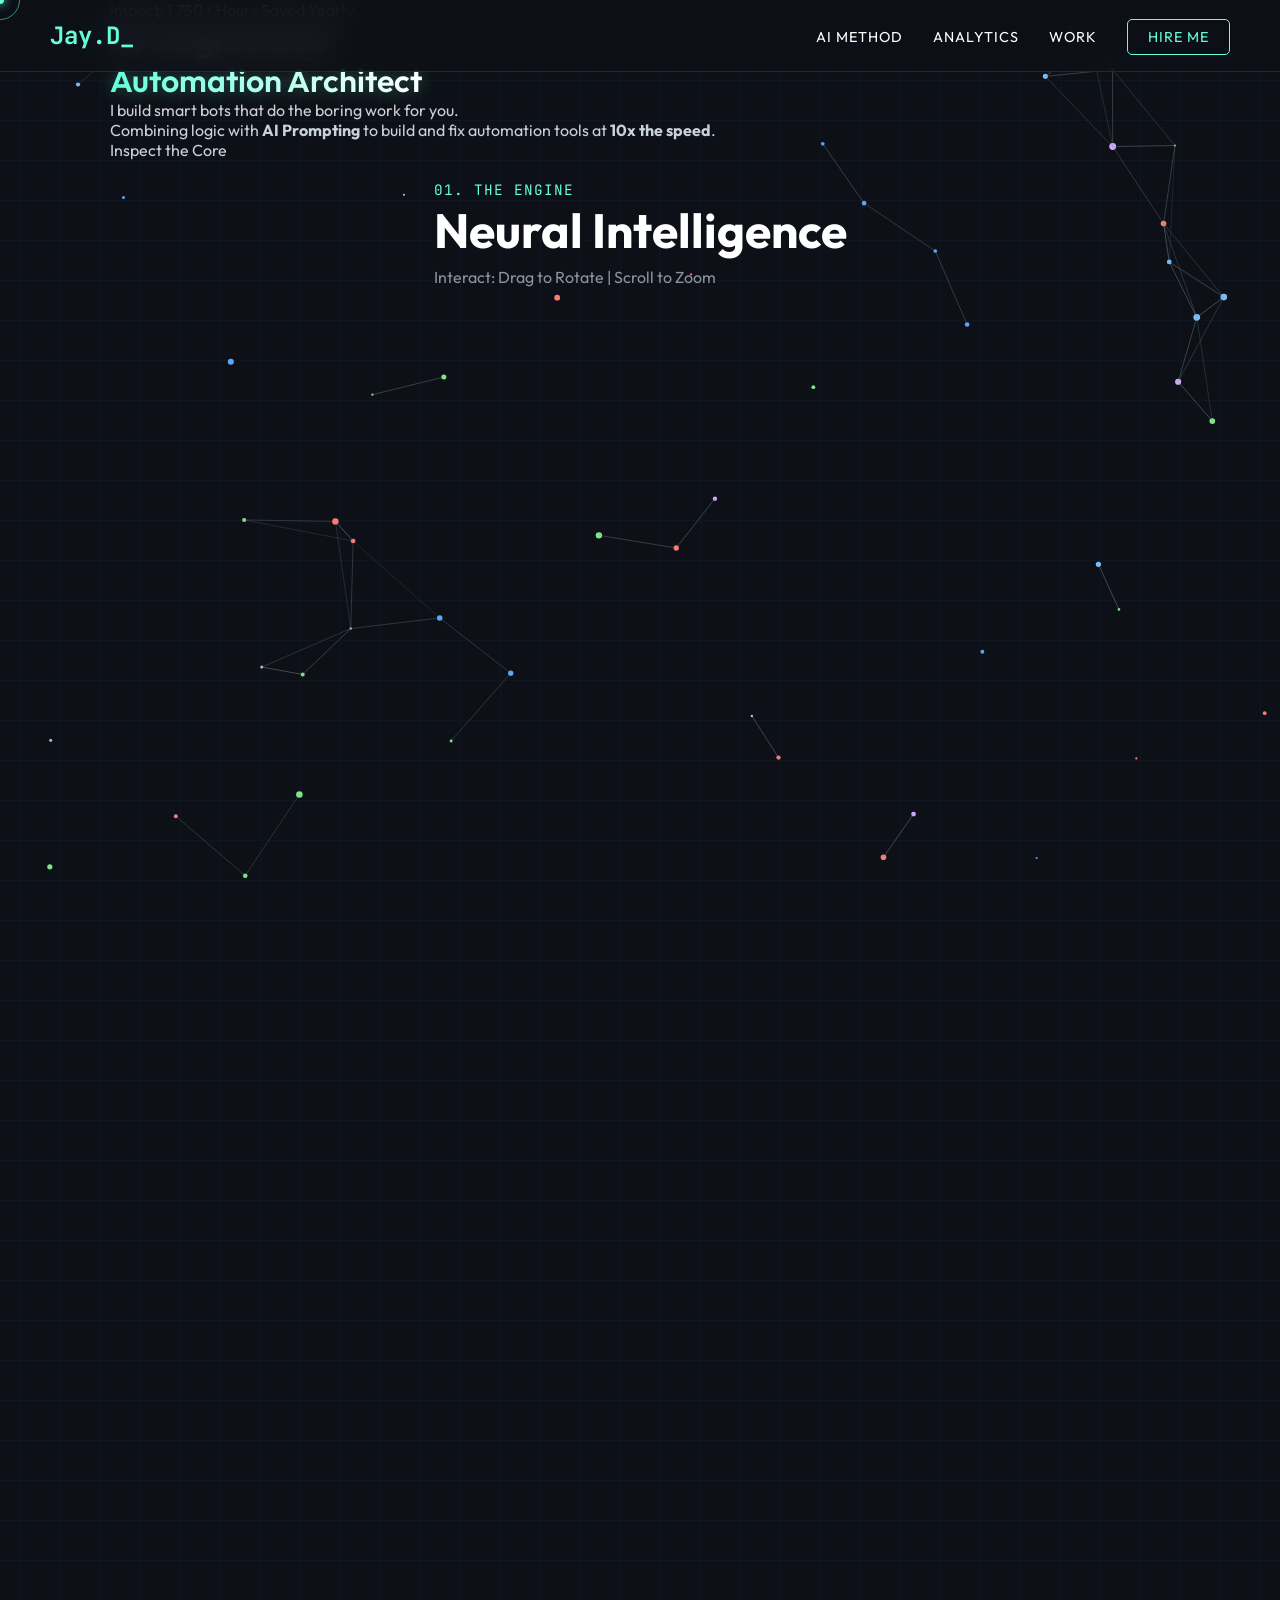
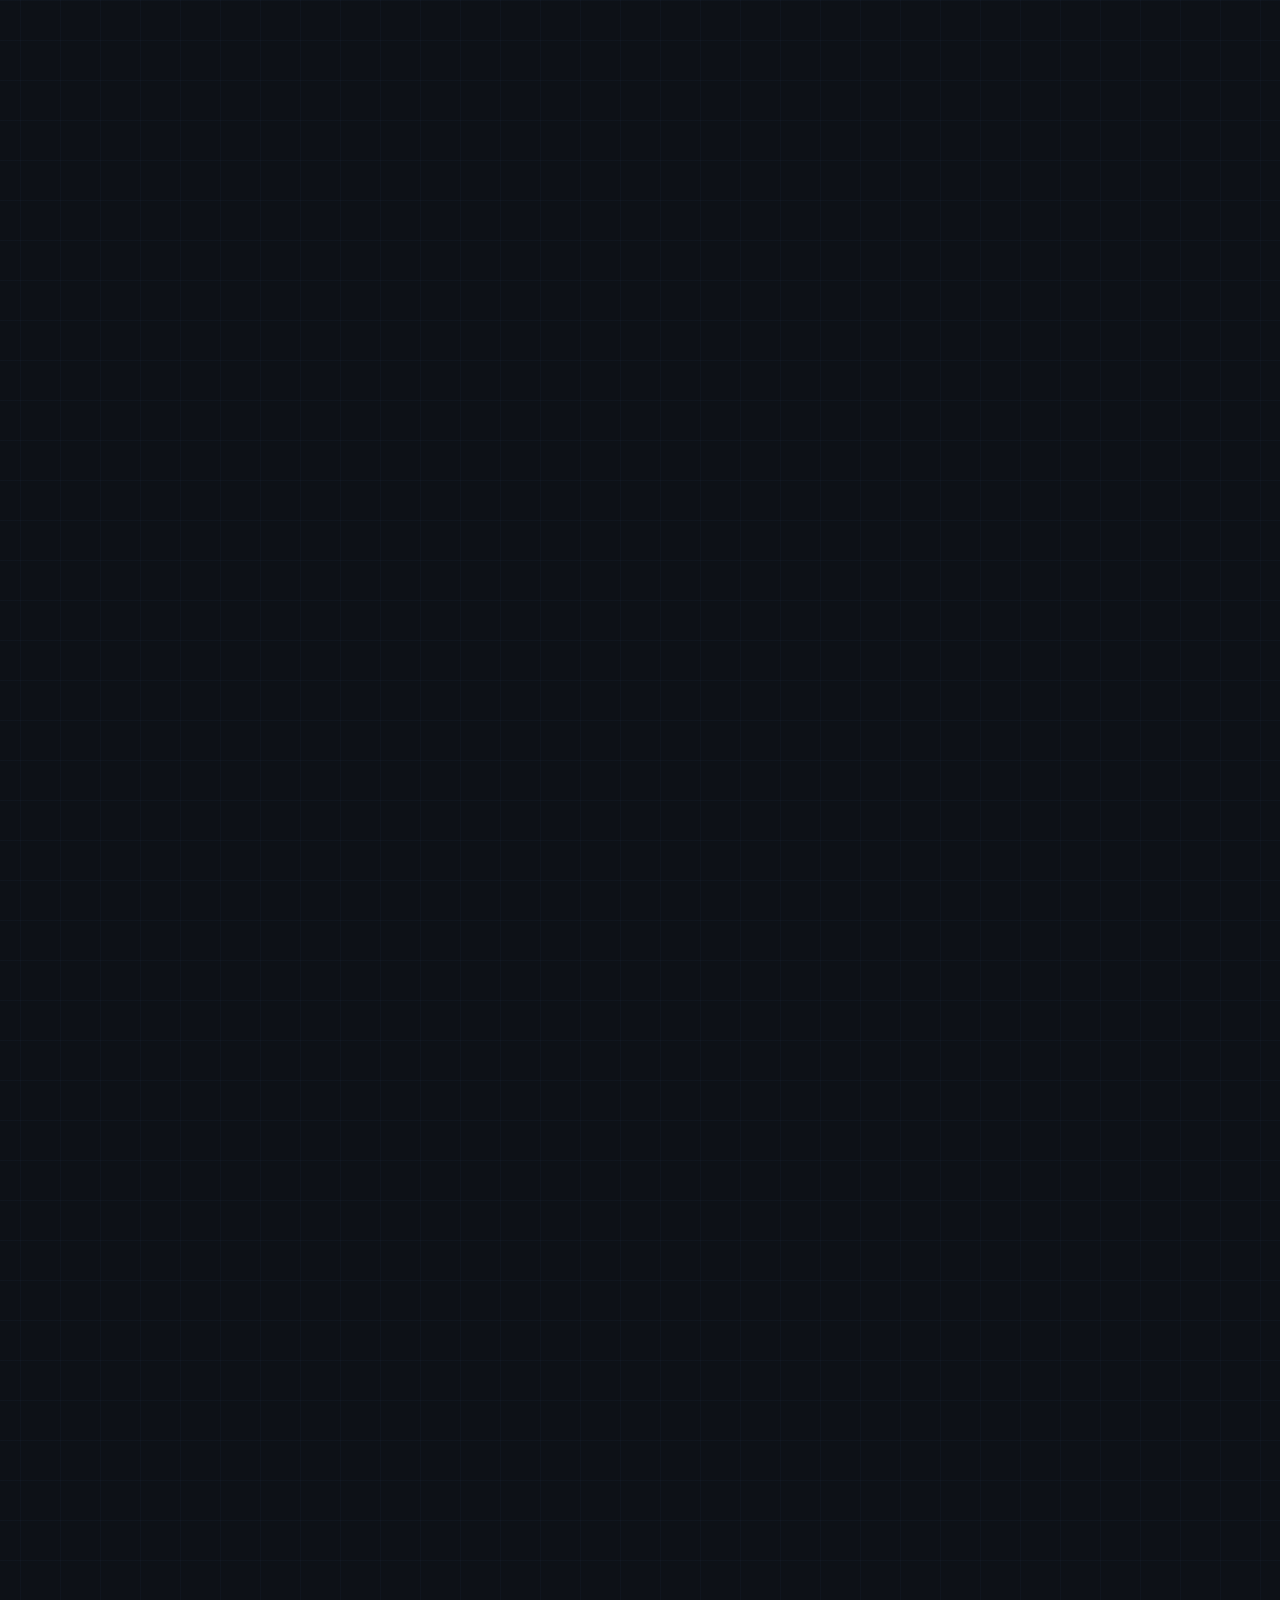
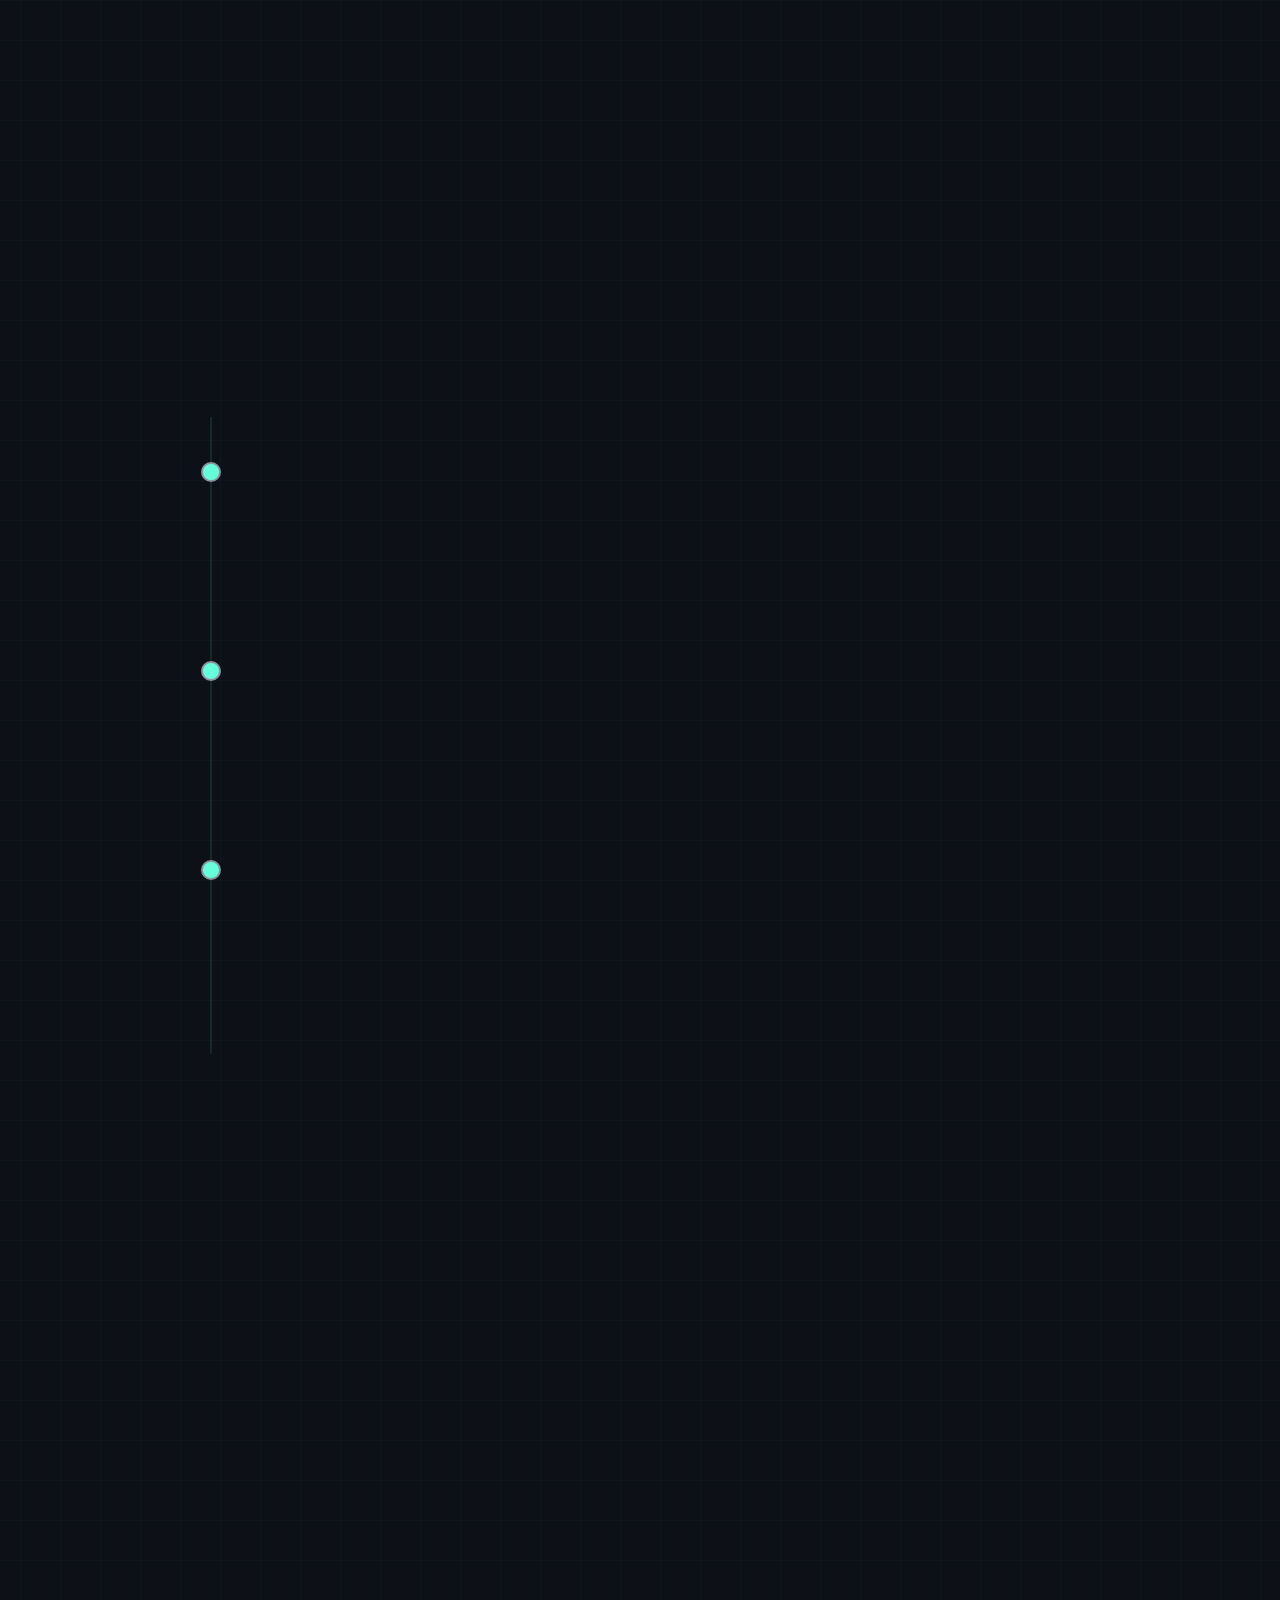
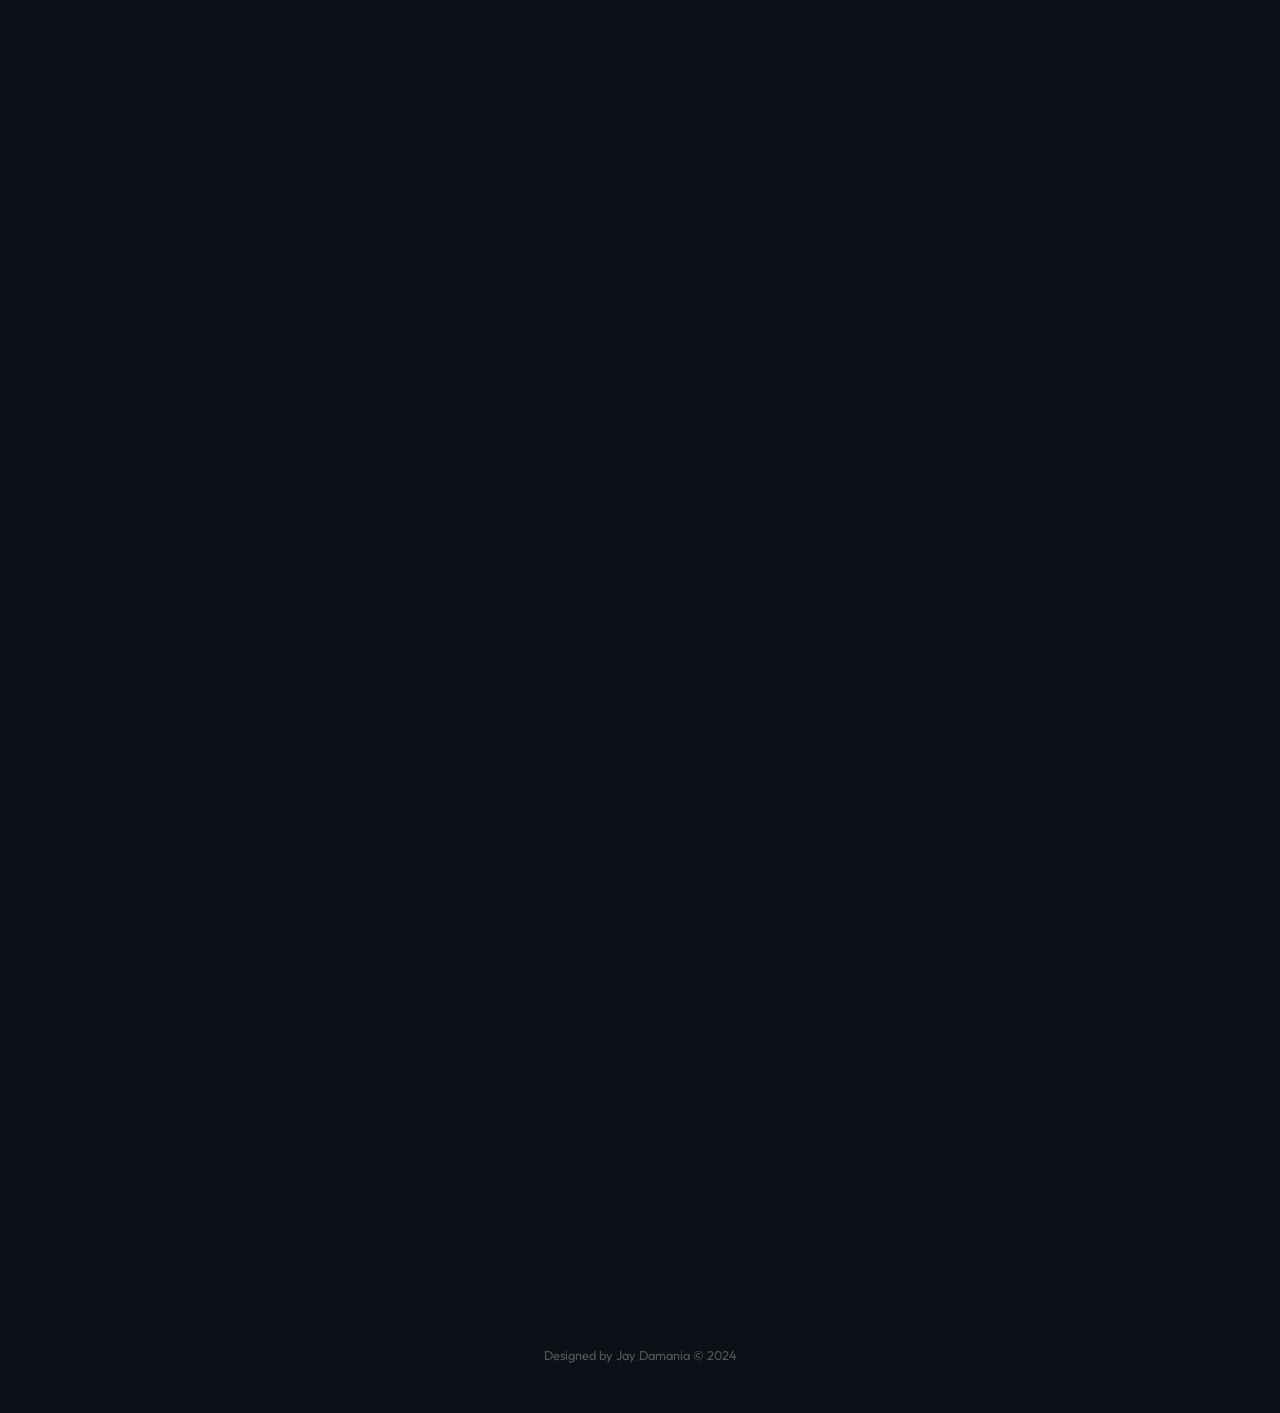
<file: Index.html>
<!DOCTYPE html>
<html lang="en">
<head>
    <meta charset="UTF-8">
    <meta name="viewport" content="width=device-width, initial-scale=1.0">
    <title>Jay Damania | AI Automation Architect</title>
    
    <!-- Animations Library (AOS) -->
    <link href="https://unpkg.com/aos@2.3.1/dist/aos.css" rel="stylesheet">
    <!-- Icons -->
    <link rel="stylesheet" href="https://cdnjs.cloudflare.com/ajax/libs/font-awesome/6.4.0/css/all.min.css">
    <!-- Fonts -->
    <link href="https://fonts.googleapis.com/css2?family=Outfit:wght@300;500;800&family=JetBrains+Mono:wght@400;700&display=swap" rel="stylesheet">
    <link rel="stylesheet" href="style.css">
</head>
<body>

    <div class="cursor-dot"></div>
    <div class="cursor-outline"></div>

    <canvas id="canvas-bg"></canvas>

    <nav data-aos="fade-down" data-aos-duration="800">
        <div class="logo hover-trigger">Jay.D<span class="blink">_</span></div>
        <ul class="nav-links">
            <li><a href="#ai-method" class="hover-trigger">AI Method</a></li>
            <li><a href="#dashboards" class="hover-trigger">Analytics</a></li>
            <li><a href="#projects" class="hover-trigger">Work</a></li>
            <li><a href="#contact" class="btn-contact hover-trigger">Hire Me</a></li>
        </ul>
    </nav>

    <header class="hero">
        <div class="container">
            <div class="hero-badge hover-trigger" data-aos="fade-down" data-aos-delay="200">Impact: 1,750+ Hours Saved Yearly</div>
            <h1 data-aos="zoom-in" data-aos-duration="1000">
                AI-Augmented<br>
                <span class="gradient-text">Automation Architect</span>
            </h1>
            <p class="subtitle" data-aos="fade-up" data-aos-delay="400">
                I build smart bots that do the boring work for you.
                <br>Combining logic with <strong>AI Prompting</strong> to build and fix automation tools at <strong>10x the speed</strong>.
            </p>
            <div class="scroll-indicator" data-aos="fade-up" data-aos-delay="600">
                <span>Inspect the Core</span>
                <div class="mouse hover-trigger"><div class="wheel"></div></div>
            </div>
        </div>
    </header>

    <section id="tech-core" class="ai-core-section">
        <div class="container">
            <div class="section-title center" data-aos="fade-up">
                <span class="code-font">01. THE ENGINE</span>
                <h2>Neural Intelligence</h2>
                <p style="color: var(--text-muted); margin-top:10px;">Interact: Drag to Rotate | Scroll to Zoom</p>
            </div>
            <div class="ai-core-wrapper" data-aos="zoom-in" data-aos-duration="1200">
                <div class="ai-canvas-box hover-trigger">
                    <div id="ai-canvas"></div>
                </div>
            </div>
        </div>
    </section>

    <section id="ai-method" class="ai-section">
        <div class="container">
            <div class="section-title center" data-aos="fade-down">
                <span class="code-font">02. MY METHODOLOGY</span>
                <h2>The AI Advantage</h2>
            </div>
            <div class="ai-grid">
                <div class="ai-card hover-trigger" data-aos="fade-up" data-aos-delay="0">
                    <i class="fas fa-brain"></i>
                    <h3>AI Prompt Mastery</h3>
                    <p>I don't just write code; I orchestrate it. I use precise prompts to generate complex scripts instantly, saving weeks of manual typing.</p>
                </div>
                <div class="ai-card hover-trigger" data-aos="fade-up" data-aos-delay="200">
                    <i class="fas fa-tachometer-alt"></i>
                    <h3>10x Deployment Speed</h3>
                    <p>While traditional devs spend days debugging, I leverage AI to build, test, and refine automations in mere hours.</p>
                </div>
                <div class="ai-card hover-trigger" data-aos="fade-up" data-aos-delay="400">
                    <i class="fas fa-cogs"></i>
                    <h3>Human Logic + AI Speed</h3>
                    <p>AI writes the code, but I provide the strategy. This combination bridges the gap between a "cool idea" and a working tool.</p>
                </div>
            </div>
        </div>
    </section>

    <section id="dashboards" class="showcase-section">
        <div class="container">
            <div class="section-title" data-aos="fade-right">
                <span class="code-font">03. DATA INTELLIGENCE</span>
                <h2>Live Data Dashboards</h2>
            </div>
            <div class="monitor-wrapper hover-trigger" data-aos="fade-right" data-aos-duration="1000">
                <div class="monitor-header">
                    <span class="dot red"></span><span class="dot yellow"></span><span class="dot green"></span>
                    <span class="tab-title">MFSG_Production_Live.pbix</span>
                </div>
                <div class="monitor-screen dark-screen">
                    <img src="mfsg.png" alt="MFSG Dashboard" class="dashboard-img">
                    <div class="screen-glare"></div>
                </div>
                <div class="monitor-stand"></div>
            </div>
            <div class="project-desc text-center" data-aos="fade-up" data-aos-delay="200">
                <h3>MFSG Production Performance</h3>
                <p>Real-time tracking system. <span class="highlight">Built using AI-assisted formulas</span> to calculate complex deadlines instantly.</p>
            </div>
            <div class="spacer"></div>
            <div class="monitor-wrapper hover-trigger" data-aos="fade-left" data-aos-duration="1000">
                <div class="monitor-header light-header">
                    <span class="dot red"></span><span class="dot yellow"></span><span class="dot green"></span>
                    <span class="tab-title">Walmart_Tracker.xlsx</span>
                </div>
                <div class="monitor-screen light-screen">
                    <img src="welspun.png" alt="Welspun Dashboard" class="dashboard-img">
                    <div class="screen-glare"></div>
                </div>
                <div class="monitor-stand"></div>
            </div>
            <div class="project-desc text-center" data-aos="fade-up" data-aos-delay="200">
                <h3>Welspun: Walmart Tracker</h3>
                <p>Visualizes Order Counts & Deadlines. <span class="highlight">Logic structured by me, Code optimized by AI.</span></p>
            </div>
        </div>
    </section>

    <section id="journey" class="timeline-section">
        <div class="container">
            <div class="section-title right" data-aos="fade-left">
                <span class="code-font">04. PROFESSIONAL JOURNEY</span>
                <h2>Strategic Implementation</h2>
            </div>
            <div class="timeline-container">
                <div class="timeline-block active-on-scroll">
                    <div class="connector"></div>
                    <div class="marker"></div>
                    <div class="timeline-content hover-trigger" data-aos="fade-right">
                        <div class="content-header">
                            <h3>The Foundation</h3>
                            <span class="year-badge">Internship</span>
                        </div>
                        <span class="company-name">MFSG Garments</span>
                        <p>Mastered manual workflows to map domain logic. This context allows me to architect AI solutions that actually fit the business process.</p>
                    </div>
                </div>
                <div class="timeline-block active-on-scroll">
                    <div class="connector"></div>
                    <div class="marker"></div>
                    <div class="timeline-content hover-trigger" data-aos="fade-left" data-aos-delay="100">
                         <div class="content-header">
                            <h3>The Breakthrough</h3>
                            <span class="year-badge">Month 3</span>
                        </div>
                        <span class="company-name">Welspun</span>
                        <p>Leveraged AI to fast-track Python learning. Delivered a <strong class="highlight">Document Validation System</strong> in weeks that typically takes months.</p>
                    </div>
                </div>
                <div class="timeline-block active-on-scroll">
                    <div class="connector"></div>
                    <div class="marker"></div>
                    <div class="timeline-content hover-trigger" data-aos="fade-right" data-aos-delay="200">
                         <div class="content-header">
                            <h3>The Scale</h3>
                            <span class="year-badge">Month 8</span>
                        </div>
                        <span class="company-name">Welspun</span>
                        <p>Orchestrated 12 major bots. Automated <strong class="highlight">85% of a full-time workload</strong>, allowing the team to pivot to strategic analysis.</p>
                    </div>
                </div>
            </div>
        </div>
    </section>

    <section id="projects" class="projects-section">
        <div class="container">
            <div class="section-title center" data-aos="zoom-in">
                <span class="code-font">05. AI-POWERED DELIVERABLES</span>
                <h2>Engineered Solutions</h2>
            </div>

            <div class="grid-layout">
                <div class="project-card hover-trigger" data-aos="fade-up" data-aos-delay="0">
                    <div class="card-top">
                        <i class="fab fa-python"></i>
                        <span class="card-tag">AI + Python</span>
                    </div>
                    <h3>Walmart Doc Validator</h3>
                    <p>Validates Commercial Invoices vs Packing Lists instantly using AI logic.</p>
                    <div class="metric">
                        Time: 2 hrs &rarr; Seconds
                    </div>
                </div>

                <div class="project-card hover-trigger" data-aos="fade-up" data-aos-delay="100">
                    <div class="card-top">
                        <i class="fas fa-table"></i>
                        <span class="card-tag">AI + VBA</span>
                    </div>
                    <h3>Sheet Master Updater</h3>
                    <p>Complex macro generated via Prompt Engineering to consolidate 5 daily reports.</p>
                    <div class="metric">
                        Time: 1 Hour &rarr; 2 Mins
                    </div>
                </div>

                <div class="project-card hover-trigger" data-aos="fade-up" data-aos-delay="200">
                    <div class="card-top">
                        <i class="fab fa-chrome"></i>
                        <span class="card-tag">Selenium</span>
                    </div>
                    <h3>Macy’s Portal Bot</h3>
                    <p>Used AI to handle complex dynamic web elements for a stable automation bot.</p>
                    <div class="metric">
                        Uptime: 100%
                    </div>
                </div>

                <div class="project-card hover-trigger" data-aos="fade-up" data-aos-delay="300">
                    <div class="card-top">
                        <i class="fas fa-file-pdf"></i>
                        <span class="card-tag">OCR + LLM</span>
                    </div>
                    <h3>Coupa Portal Automation</h3>
                    <p>Leveraged LLMs to interpret unstructured PDF data and convert it to structured JSON.</p>
                    <div class="metric">
                        Impact: Backlog Cleared
                    </div>
                </div>

                <div class="project-card hover-trigger" data-aos="fade-up" data-aos-delay="400">
                    <div class="card-top">
                        <i class="fas fa-folder-open"></i>
                        <span class="card-tag">OS Scripting</span>
                    </div>
                    <h3>WUSA Doc Management</h3>
                    <p>Automated file sorting logic. What takes a human 10 mins to code, I delivered in 30 seconds.</p>
                    <div class="metric">
                        500+ Files / Day
                    </div>
                </div>

                <div class="project-card hover-trigger" data-aos="fade-up" data-aos-delay="500">
                    <div class="card-top">
                        <i class="fas fa-credit-card"></i>
                        <span class="card-tag">Excel</span>
                    </div>
                    <h3>Payment Team Script</h3>
                    <p>Generated a robust script to extract payment details and format Excel outputs.</p>
                    <div class="metric">
                        Manual Typing: 0%
                    </div>
                </div>
            </div>
        </div>
    </section>

    <section id="awards" class="awards-section">
        <div class="container">
            <div class="section-title" data-aos="fade-right">
                <span class="code-font">06. RECOGNITION</span>
                <h2>Hall of Fame</h2>
            </div>
            <div class="awards-flex">
                <div class="award-item hover-trigger" data-aos="flip-left" data-aos-duration="1000">
                    <i class="fas fa-trophy"></i>
                    <h3>HATTRICK @ Tech Friday</h3>
                    <p>Presented 4 automations back-to-back to the CEO.</p>
                </div>
                <div class="award-item hover-trigger" data-aos="flip-left" data-aos-delay="200" data-aos-duration="1000">
                    <i class="fas fa-star"></i>
                    <h3>2x Young Talent Award</h3>
                    <p>Awarded twice in < 1 year for innovation.</p>
                </div>
                <div class="award-item hover-trigger" data-aos="flip-left" data-aos-delay="400" data-aos-duration="1000">
                    <i class="fas fa-certificate"></i>
                    <h3>Six Sigma Certified</h3>
                    <p>Yellow & White Belt Process Excellence.</p>
                </div>
            </div>
        </div>
    </section>

    <footer id="contact">
        <div class="container">
            <div class="contact-box hover-trigger" data-aos="zoom-in">
                <h2 data-aos="fade-down" data-aos-delay="100">Ready to Automate?</h2>
                <p data-aos="fade-up" data-aos-delay="200">Hire a developer who delivers 10x faster than the competition.</p>
                
                <form action="https://formspree.io/f/movbrndl" method="POST">
                    <div class="input-group" data-aos="fade-up" data-aos-delay="300">
                        <input type="text" name="name" id="name" required autocomplete="off">
                        <label for="name">Your Name</label>
                        <div class="glow-bar"></div>
                    </div>
                    <div class="input-group" data-aos="fade-up" data-aos-delay="400">
                        <input type="email" name="email" id="email" required autocomplete="off">
                        <label for="email">Your Email</label>
                        <div class="glow-bar"></div>
                    </div>
                    <div class="input-group" data-aos="fade-up" data-aos-delay="500">
                        <textarea name="message" id="message" rows="4" required autocomplete="off"></textarea>
                        <label for="message">How can I help you?</label>
                        <div class="glow-bar"></div>
                    </div>
                    <button type="submit" class="btn-submit hover-trigger" data-aos="zoom-in" data-aos-delay="600">
                        Send Message
                    </button>
                </form>

                <div class="footer-links" data-aos="fade-up" data-aos-delay="700">
                    <a href="https://www.linkedin.com/in/jay-damania-7a2121288" class="hover-trigger">LinkedIn</a>
                    <a href="https://github.com/" class="hover-trigger">GitHub</a>
                    <a href="mailto:jaydamania26@gmail.com" class="hover-trigger">jaydamania26@gmail.com</a>
                </div>
            </div>
            <p class="copyright">Designed by Jay Damania © 2024</p>
        </div>
    </footer>

    <!-- AOS Library -->
    <script src="https://unpkg.com/aos@2.3.1/dist/aos.js"></script>
    
    <!-- Three.js Import Map -->
    <script type="importmap">
      {
        "imports": {
          "three": "https://unpkg.com/three@0.160.0/build/three.module.js",
          "three/addons/": "https://unpkg.com/three@0.160.0/examples/jsm/"
        }
      }
    </script>

    <!-- Your Custom JS (Note: type="module" is crucial here) -->
    <script type="module" src="script.js"></script>

</body>
</html>
</file>
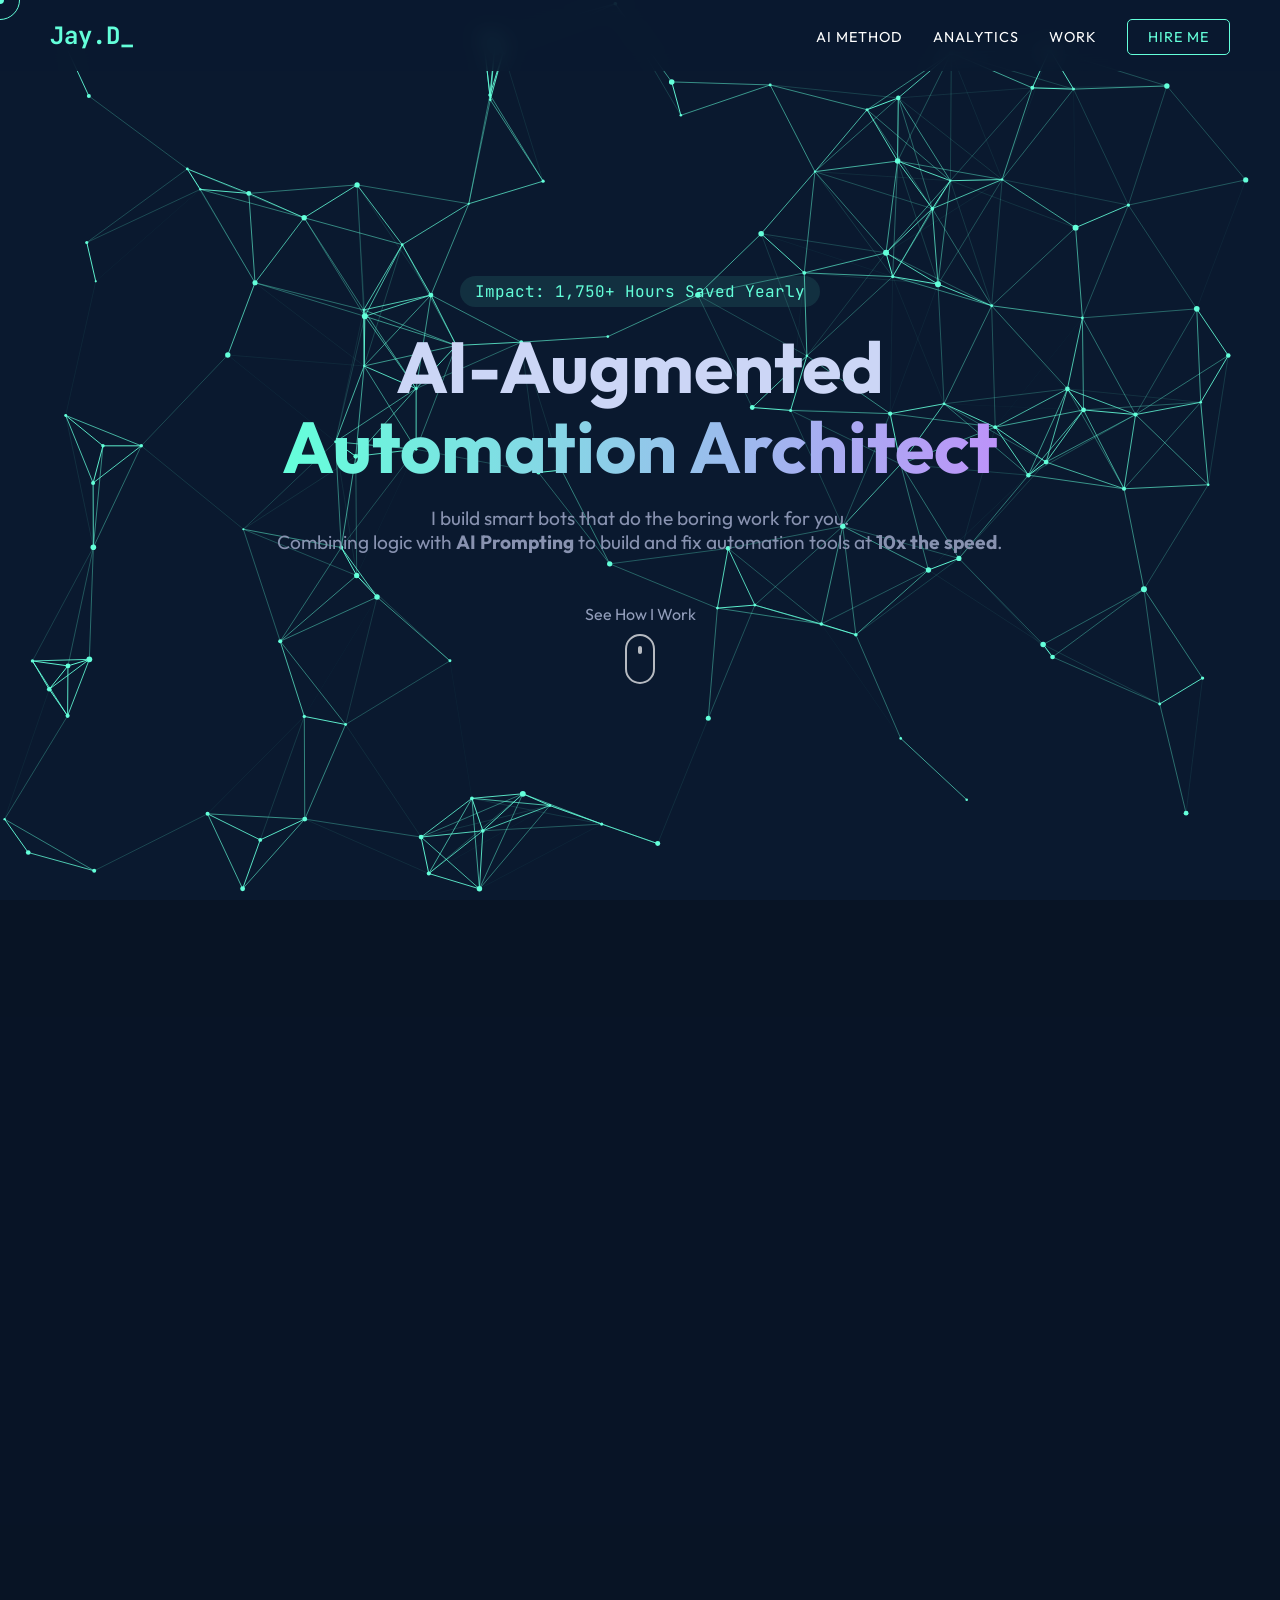
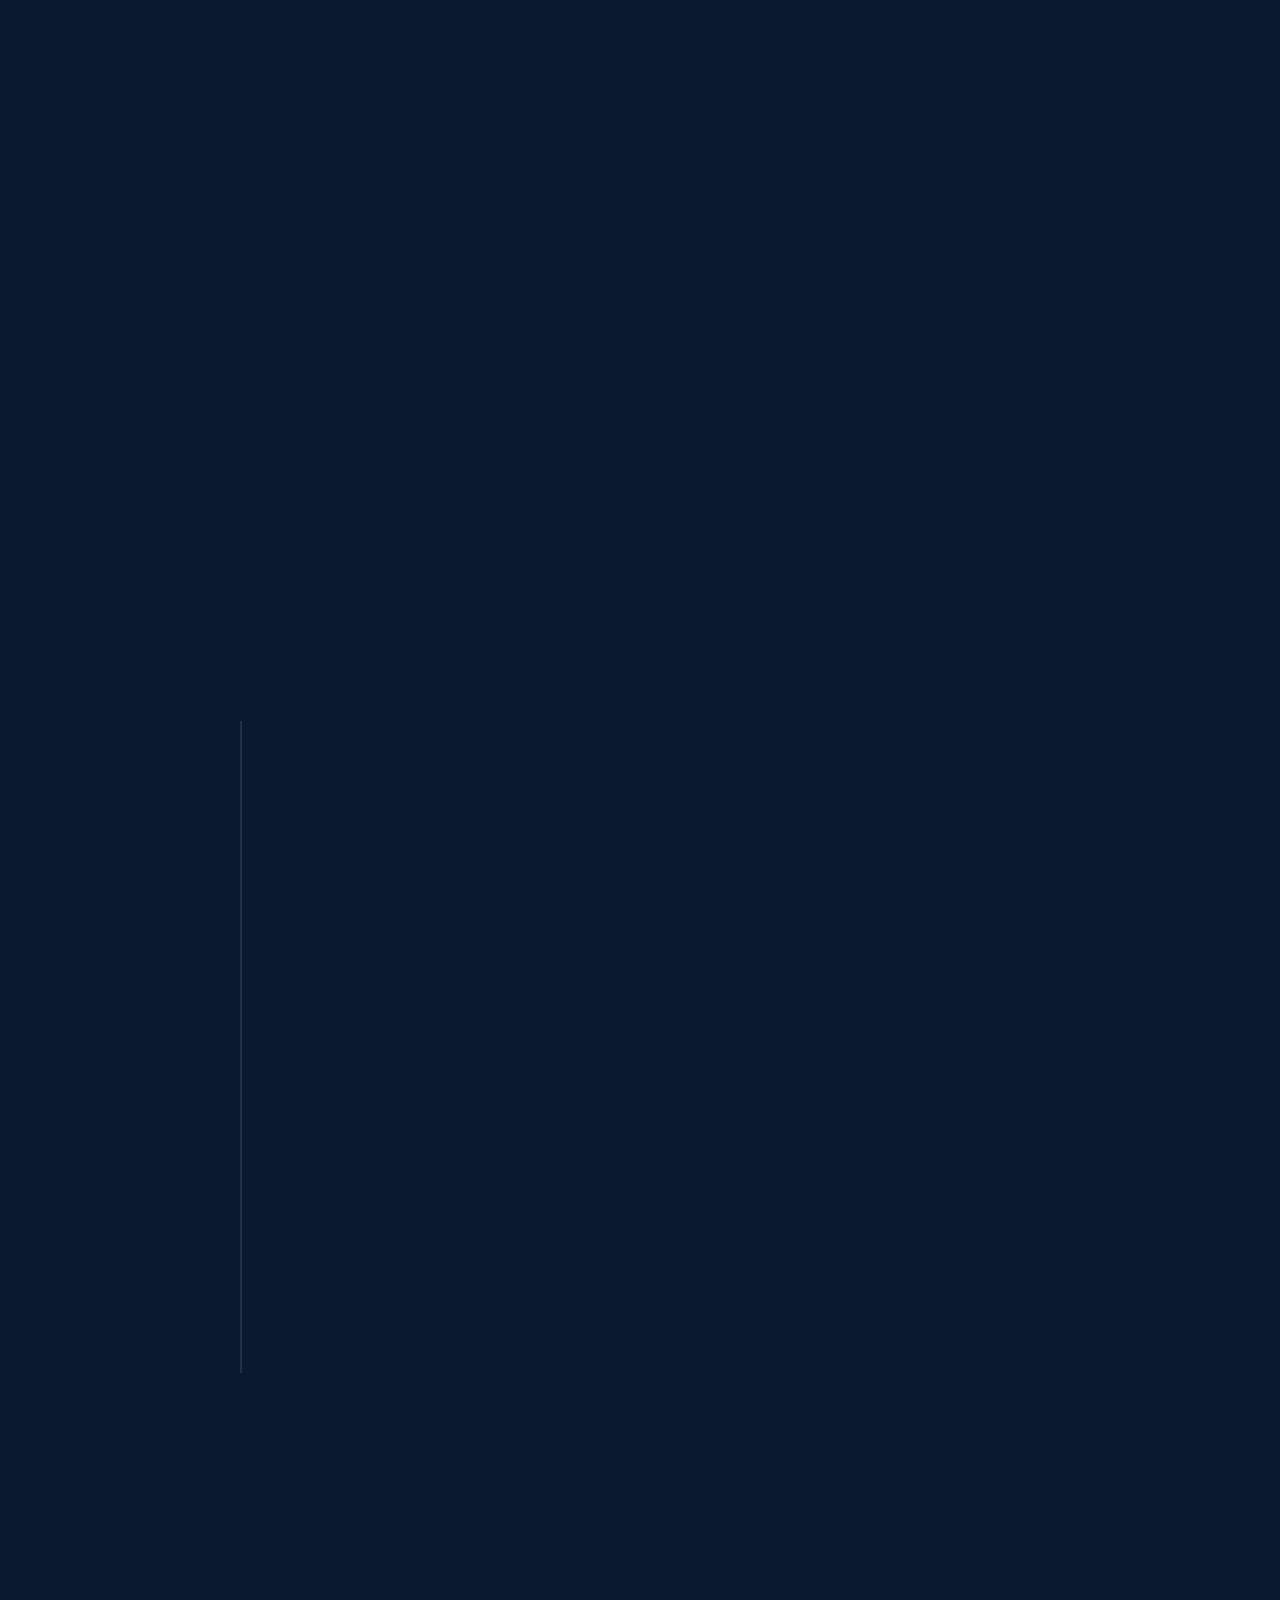
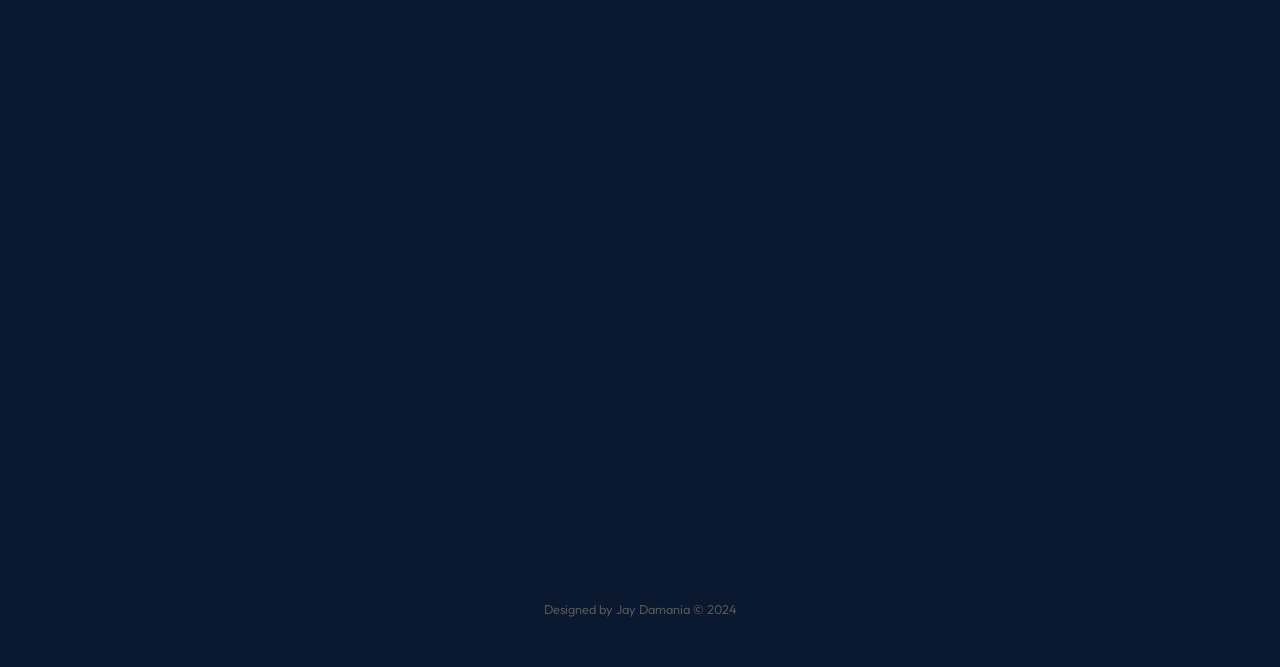
<file: Portfolio 6/Index.html>
<!DOCTYPE html>
<html lang="en">
<head>
    <meta charset="UTF-8">
    <meta name="viewport" content="width=device-width, initial-scale=1.0">
    <title>Jay Damania | AI Automation Architect</title>
    
    <!-- Animations Library (AOS) -->
    <link href="https://unpkg.com/aos@2.3.1/dist/aos.css" rel="stylesheet">
    <!-- Icons -->
    <link rel="stylesheet" href="https://cdnjs.cloudflare.com/ajax/libs/font-awesome/6.4.0/css/all.min.css">
    <!-- Fonts -->
    <link href="https://fonts.googleapis.com/css2?family=Outfit:wght@300;500;800&family=JetBrains+Mono:wght@400;700&display=swap" rel="stylesheet">

    <style>
        /* === GLOBAL VARIABLES & RESET === */
        :root {
            --primary: #64ffda; /* Neon Green/Cyan */
            --secondary: #bd93f9; /* Purple */
            --vba-color: #217346; /* Excel Green */
            --bg-dark: #0a192f;
            --text: #ccd6f6;
            --text-muted: #8892b0;
            --font-main: 'Outfit', sans-serif;
            --font-code: 'JetBrains Mono', monospace;
        }

        * { margin: 0; padding: 0; box-sizing: border-box; cursor: none; /* HIDE DEFAULT CURSOR */ }

        body {
            font-family: var(--font-main);
            color: var(--text);
            background: var(--bg-dark);
            overflow-x: hidden;
        }

        /* === 1. CUSTOM CURSOR STYLES === */
        .cursor-dot,
        .cursor-outline {
            position: fixed;
            top: 0; left: 0;
            transform: translate(-50%, -50%);
            border-radius: 50%;
            z-index: 9999;
            pointer-events: none;
        }

        .cursor-dot { width: 8px; height: 8px; background-color: var(--primary); }
        .cursor-outline { width: 40px; height: 40px; border: 1px solid var(--primary); transition: width 0.2s, height 0.2s, background-color 0.2s; }
        body.hovering .cursor-outline { width: 60px; height: 60px; background-color: rgba(100, 255, 218, 0.1); border-color: transparent; }

        /* === 2. BACKGROUND CANVAS === */
        #canvas-bg { position: fixed; top: 0; left: 0; width: 100%; height: 100%; z-index: -1; background: #0a192f; }

        /* === TYPOGRAPHY === */
        .container { max-width: 1100px; margin: 0 auto; padding: 0 20px; }
        .code-font { font-family: var(--font-code); color: var(--primary); font-size: 0.9rem; letter-spacing: 1px; }
        h2 { font-size: 3rem; margin-bottom: 10px; font-weight: 700; color: #fff; }
        .gradient-text { background: linear-gradient(90deg, var(--primary), var(--secondary)); -webkit-background-clip: text; -webkit-text-fill-color: transparent; }
        .text-center { text-align: center; }

        /* === NAVIGATION === */
        nav { display: flex; justify-content: space-between; padding: 20px 50px; position: fixed; width: 100%; z-index: 1000; background: rgba(10, 25, 47, 0.85); backdrop-filter: blur(10px); }
        .logo { font-family: var(--font-code); font-size: 1.5rem; font-weight: bold; color: var(--primary); }
        .blink { animation: blink 1s infinite; } @keyframes blink { 50% { opacity: 0; } }
        .nav-links { display: flex; gap: 30px; list-style: none; align-items: center; }
        .nav-links a { color: #fff; text-decoration: none; transition: 0.3s; font-size: 0.9rem; text-transform: uppercase; letter-spacing: 1px;}
        .nav-links a:hover { color: var(--primary); }
        .btn-contact { border: 1px solid var(--primary); padding: 8px 20px; border-radius: 5px; color: var(--primary) !important; }

        /* === HERO SECTION === */
        .hero { height: 100vh; display: flex; align-items: center; text-align: center; padding-top: 60px; }
        .hero h1 { font-size: 4.5rem; line-height: 1.1; margin-bottom: 20px; }
        .hero-badge { background: rgba(100, 255, 218, 0.1); color: var(--primary); padding: 5px 15px; border-radius: 20px; display: inline-block; margin-bottom: 20px; font-family: 'JetBrains Mono'; }
        .subtitle { font-size: 1.2rem; color: #8892b0; margin-bottom: 50px; }
        .scroll-indicator { display: flex; flex-direction: column; align-items: center; gap: 10px; opacity: 0.7; }
        .mouse { width: 30px; height: 50px; border: 2px solid #fff; border-radius: 20px; position: relative; }
        .wheel { width: 4px; height: 8px; background: #fff; border-radius: 2px; position: absolute; top: 10px; left: 50%; transform: translateX(-50%); animation: scroll 2s infinite; } @keyframes scroll { 0% { top: 10px; opacity: 1; } 100% { top: 30px; opacity: 0; } }

        /* === AI ADVANTAGE SECTION === */
        .ai-section { padding: 150px 0; background: rgba(0,0,0,0.2); }
        .ai-grid { display: flex; justify-content: center; gap: 30px; margin-top: 50px; flex-wrap: wrap; }
        .ai-card {
            background: linear-gradient(145deg, #112240, #0a192f); padding: 40px; border-radius: 15px; flex: 1; min-width: 280px; max-width: 350px;
            border: 1px solid rgba(100, 255, 218, 0.1); transition: 0.3s; text-align: center;
        }
        .ai-card:hover { transform: translateY(-10px); border-color: var(--primary); box-shadow: 0 0 25px rgba(100, 255, 218, 0.15); }
        .ai-card i { font-size: 3rem; color: var(--primary); margin-bottom: 20px; }
        .ai-card h3 { color: #fff; margin-bottom: 15px; font-size: 1.3rem; }
        .ai-card p { color: var(--text-muted); font-size: 0.9rem; line-height: 1.6; }

        /* === DASHBOARD MONITOR STYLES === */
        .showcase-section { padding: 150px 0; }
        .monitor-wrapper { margin: 50px auto; width: 100%; max-width: 900px; }
        .monitor-header { background: #1d1d1d; padding: 10px 20px; border-radius: 10px 10px 0 0; display: flex; align-items: center; gap: 8px; }
        .dot { width: 10px; height: 10px; border-radius: 50%; }
        .red { background: #ff5f56; } .yellow { background: #ffbd2e; } .green { background: #27c93f; }
        .tab-title { color: #aaa; font-family: var(--font-code); font-size: 0.8rem; margin-left: 10px; }

        /* Light Theme for Monitor */
        .light-header { background: #e0e0e0; }
        .light-header .tab-title { color: #333; }

        .monitor-screen { border: 10px solid #333; border-top: none; border-radius: 0 0 10px 10px; height: auto; position: relative; overflow: hidden; }
        .dashboard-img { width: 100%; height: auto; display: block; transition: transform 0.5s ease; }
        .monitor-screen:hover .dashboard-img { transform: scale(1.02); }
        .screen-glare {
            position: absolute; top: 0; left: 0; width: 100%; height: 100%;
            background: linear-gradient(120deg, rgba(255,255,255,0.1) 0%, transparent 40%); pointer-events: none; z-index: 2;
        }
        .monitor-stand { width: 150px; height: 40px; background: #222; margin: 0 auto; border-radius: 0 0 10px 10px; }
        .spacer { height: 80px; }
        .highlight { color: var(--primary); font-weight: bold; }
        .project-desc { max-width: 800px; margin: 30px auto 0; color: var(--text-muted); line-height: 1.6; }
        .project-desc h3 { color: #fff; font-size: 1.5rem; margin-bottom: 10px; }

        /* === TIMELINE === */
        .timeline-section { padding: 150px 0; }
        .timeline-container { position: relative; max-width: 800px; margin: 50px auto; border-left: 2px solid rgba(255,255,255,0.1); padding-left: 30px; }
        .timeline-block { margin-bottom: 80px; position: relative; }
        .marker { position: absolute; left: -39px; top: 5px; width: 16px; height: 16px; background: #0a192f; border: 2px solid var(--text-muted); border-radius: 50%; }
        .marker.highlight { background: var(--primary); box-shadow: 0 0 15px var(--primary); border: none; }
        .timeline-content { background: rgba(255,255,255,0.03); padding: 30px; border-radius: 8px; border: 1px solid rgba(255,255,255,0.05); transition: 0.3s; }
        .timeline-content:hover { transform: translateX(10px); background: rgba(255,255,255,0.05); }
        .glowing-border { border: 1px solid var(--primary); box-shadow: 0 0 20px rgba(100,255,218,0.1); }
        .date { display: block; font-family: var(--font-code); color: var(--secondary); margin: 10px 0; font-size: 0.85rem; }

        /* === PROJECTS === */
        .projects-section { padding: 150px 0; }
        .grid-layout { display: grid; grid-template-columns: repeat(auto-fill, minmax(300px, 1fr)); gap: 30px; margin-top: 50px; }
        .project-card { background: #112240; padding: 30px; border-radius: 8px; transition: all 0.4s ease; border: 1px solid transparent; position: relative; overflow: hidden; }
        .card-top { display: flex; justify-content: space-between; align-items: center; margin-bottom: 20px; color: var(--text-muted); }
        .project-card h3 { font-size: 1.2rem; margin-bottom: 10px; color: #fff; }
        .metric { margin-top: 20px; font-family: var(--font-code); font-size: 0.8rem; background: rgba(0,0,0,0.3); padding: 8px; display: inline-block; border-radius: 4px; }
        .python-style:hover { border-color: var(--primary); box-shadow: 0 10px 30px -10px rgba(100, 255, 218, 0.3); transform: translateY(-10px); }
        .vba-style:hover { border-color: var(--vba-color); transform: translateY(-10px); background-color: #05150a; }

        /* === AWARDS === */
        .awards-section { padding: 100px 0; background: rgba(255,255,255,0.02); }
        .awards-flex { display: flex; gap: 30px; margin-top: 50px; flex-wrap: wrap; justify-content: center; }
        .award-item { background: #0a192f; padding: 40px; text-align: center; border-radius: 8px; border: 1px solid #333; flex: 1; min-width: 250px; max-width: 350px; transition: 0.3s; }
        .award-item i { font-size: 3rem; color: gold; margin-bottom: 20px; }
        .award-item:hover { transform: scale(1.05); border-color: gold; }

        /* === CONTACT === */
        footer { padding: 100px 0 50px; text-align: center; }
        .contact-box { max-width: 600px; margin: 0 auto; background: #112240; padding: 50px; border-radius: 10px; }
        form { display: flex; flex-direction: column; gap: 15px; margin: 30px 0; }
        input, textarea { background: #0a192f; border: 1px solid #333; padding: 15px; color: #fff; border-radius: 4px; outline: none; }
        input:focus, textarea:focus { border-color: var(--primary); }
        button { background: var(--primary); color: #0a192f; border: none; padding: 15px; font-weight: bold; border-radius: 4px; cursor: pointer; transition: 0.3s; }
        button:hover { opacity: 0.8; }
        .footer-links a { margin: 0 15px; color: var(--text-muted); text-decoration: none; }
        .footer-links a:hover { color: var(--primary); }
        .copyright { margin-top: 50px; font-size: 0.8rem; color: #555; }

        /* === MOBILE === */
        @media (max-width: 768px) {
            h1 { font-size: 3rem; }
            .hero { padding-top: 80px; }
            .nav-links { display: none; }
            .cursor-dot, .cursor-outline { display: none; }
            * { cursor: auto; }
        }
    </style>
</head>
<body>

    <!-- 1. CUSTOM CURSOR ELEMENTS -->
    <div class="cursor-dot"></div>
    <div class="cursor-outline"></div>

    <!-- 2. UNIQUE BACKGROUND ANIMATION (Neural Network) -->
    <canvas id="canvas-bg"></canvas>

    <!-- Navigation -->
    <nav>
        <div class="logo">Jay.D<span class="blink">_</span></div>
        <ul class="nav-links">
            <li><a href="#ai-method" class="hover-trigger">AI Method</a></li>
            <li><a href="#dashboards" class="hover-trigger">Analytics</a></li>
            <li><a href="#projects" class="hover-trigger">Work</a></li>
            <li><a href="#contact" class="btn-contact hover-trigger">Hire Me</a></li>
        </ul>
    </nav>

    <!-- Hero Section -->
    <header class="hero">
        <div class="container">
            <!-- CHANGED: "ROI/FTE" to "Hours Saved" -->
            <div class="hero-badge" data-aos="fade-down">Impact: 1,750+ Hours Saved Yearly</div>
            
            <h1 data-aos="zoom-in" data-aos-duration="1000">
                AI-Augmented<br>
                <span class="gradient-text">Automation Architect</span>
            </h1>

            <!-- CHANGED: Simplified explanation of what you do -->
            <p class="subtitle" data-aos="fade-up" data-aos-delay="200">
                I build smart bots that do the boring work for you.
                <br>Combining logic with <strong>AI Prompting</strong> to build and fix automation tools at <strong>10x the speed</strong>.
            </p>
            
            <div class="scroll-indicator">
                <span>See How I Work</span>
                <div class="mouse">
                    <div class="wheel"></div>
                </div>
            </div>
        </div>
    </header>

    <!-- === SECTION 1: THE AI ADVANTAGE === -->
    <section id="ai-method" class="ai-section">
        <div class="container">
            <div class="section-title center" data-aos="zoom-in">
                <span class="code-font">01. MY METHODOLOGY</span>
                <h2>The AI Advantage</h2>
            </div>
            
            <div class="ai-grid">
                <div class="ai-card hover-trigger" data-aos="fade-up">
                    <i class="fas fa-brain"></i>
                    <!-- CHANGED: Clearer title -->
                    <h3>AI Prompt Mastery</h3>
                    <p>I don't just write code; I orchestrate it. I use precise prompts to generate complex scripts instantly, saving weeks of manual typing.</p>
                </div>
                <div class="ai-card hover-trigger" data-aos="fade-up" data-aos-delay="100">
                    <i class="fas fa-tachometer-alt"></i>
                    <h3>10x Deployment Speed</h3>
                    <p>While traditional devs spend days debugging, I leverage AI to build, test, and refine automations in mere hours.</p>
                </div>
                <div class="ai-card hover-trigger" data-aos="fade-up" data-aos-delay="200">
                    <i class="fas fa-cogs"></i>
                    <!-- CHANGED: Explaining "Hybrid" simply -->
                    <h3>Human Logic + AI Speed</h3>
                    <p>AI writes the code, but I provide the strategy. This combination bridges the gap between a "cool idea" and a working tool.</p>
                </div>
            </div>
        </div>
    </section>

    <!-- === SECTION 2: ENTERPRISE DASHBOARDS === -->
    <section id="dashboards" class="showcase-section">
        <div class="container">
            <div class="section-title" data-aos="fade-right">
                <span class="code-font">02. DATA INTELLIGENCE</span>
                <h2>Live Data Dashboards</h2>
            </div>

            <!-- DASHBOARD 1: MFSG -->
            <div class="monitor-wrapper" data-aos="zoom-in-up">
                <div class="monitor-header">
                    <span class="dot red"></span><span class="dot yellow"></span><span class="dot green"></span>
                    <span class="tab-title">MFSG_Production_Live.pbix</span>
                </div>
                <div class="monitor-screen dark-screen">
                    <!-- MAKE SURE YOU HAVE AN IMAGE NAMED mfsg.png IN THE SAME FOLDER -->
                    <img src="mfsg.png" alt="MFSG Dashboard" class="dashboard-img">
                    <div class="screen-glare"></div>
                </div>
                <div class="monitor-stand"></div>
            </div>
            
            <div class="project-desc text-center" data-aos="fade-up">
                <h3>MFSG Production Performance</h3>
                <p>Real-time tracking system. <span class="highlight">Built using AI-assisted formulas</span> to calculate complex deadlines instantly.</p>
            </div>

            <div class="spacer"></div>

            <!-- DASHBOARD 2: WELSPUN -->
            <div class="monitor-wrapper" data-aos="zoom-in-up">
                <div class="monitor-header light-header">
                    <span class="dot red"></span><span class="dot yellow"></span><span class="dot green"></span>
                    <span class="tab-title">Walmart_Tracker.xlsx</span>
                </div>
                <div class="monitor-screen light-screen">
                     <!-- MAKE SURE YOU HAVE AN IMAGE NAMED welspun.png IN THE SAME FOLDER -->
                    <img src="welspun.png" alt="Welspun Dashboard" class="dashboard-img">
                    <div class="screen-glare"></div>
                </div>
                <div class="monitor-stand"></div>
            </div>

            <div class="project-desc text-center" data-aos="fade-up">
                <h3>Welspun: Walmart Tracker</h3>
                <p>Visualizes Order Counts & Deadlines. <span class="highlight">Logic structured by me, Code optimized by AI.</span></p>
            </div>
        </div>
    </section>

    <!-- === SECTION 3: EXPERIENCE TIMELINE === -->
    <section id="journey" class="timeline-section">
        <div class="container">
            <div class="section-title right" data-aos="fade-left">
                <span class="code-font">03. PROFESSIONAL JOURNEY</span>
                <h2>Strategic Implementation</h2>
            </div>

            <div class="timeline-container">
                <!-- Item 1 -->
                <div class="timeline-block" data-aos="fade-up">
                    <div class="marker"></div>
                    <div class="timeline-content hover-trigger">
                        <h3>The Foundation</h3>
                        <span class="date">MFSG Garments (Internship)</span>
                        <p>Mastered the manual workflows first. This domain knowledge allows me to give AI the <strong>perfect context</strong> to build solutions.</p>
                    </div>
                </div>

                <!-- Item 2 -->
                <div class="timeline-block" data-aos="fade-up">
                    <div class="marker highlight"></div>
                    <div class="timeline-content glowing-border hover-trigger">
                        <h3>The Breakthrough</h3>
                        <span class="date">Welspun (Month 3)</span>
                        <p>Used AI to fast-track my learning of Python. Delivered a <strong>Document Validation System</strong> in weeks that usually takes months.</p>
                    </div>
                </div>
                
                <!-- Item 3 -->
                <div class="timeline-block" data-aos="fade-up">
                    <div class="marker"></div>
                    <div class="timeline-content hover-trigger">
                        <h3>The Impact</h3>
                        <span class="date">Welspun (Month 8)</span>
                        <!-- CHANGED: "0.84 FTE" to "85% Workload" -->
                        <p>Delivered 12 major bots. Automated <strong>85% of a full-time employee's workload</strong> so the team could focus on real work.</p>
                    </div>
                </div>
            </div>
        </div>
    </section>

    <!-- === SECTION 4: PROJECT GRID === -->
    <section id="projects" class="projects-section">
        <div class="container">
            <div class="section-title center" data-aos="zoom-in">
                <span class="code-font">04. AI-POWERED DELIVERABLES</span>
                <h2>Engineered Solutions</h2>
            </div>

            <div class="grid-layout">

                <!-- Project 1 -->
                <div class="project-card python-style hover-trigger" data-aos="fade-up">
                    <div class="card-top">
                        <i class="fab fa-python"></i>
                        <span>AI + Python</span>
                    </div>
                    <h3>Walmart USA Doc Validator</h3>
                    <p>Logic defined by me, scripted by AI. Validates Commercial Invoices vs Packing Lists instantly.</p>
                    <div class="metric">Time: 2 hrs &rarr; Seconds</div>
                </div>

                <!-- Project 2 -->
                <div class="project-card vba-style hover-trigger" data-aos="fade-up" data-aos-delay="100">
                    <div class="card-top">
                        <i class="fas fa-table"></i>
                        <span>AI + VBA</span>
                    </div>
                    <h3>Bot Sheet Master Updater</h3>
                    <p>Complex macro generated via Prompt Engineering to consolidate 5 daily reports.</p>
                    <div class="metric">Time: 1 Hour &rarr; 2 Mins</div>
                </div>

                <!-- Project 3 -->
                <div class="project-card python-style hover-trigger" data-aos="fade-up" data-aos-delay="200">
                    <div class="card-top">
                        <i class="fab fa-python"></i>
                        <span>AI + Selenium</span>
                    </div>
                    <h3>Macy’s Portal Bot</h3>
                    <p>Used AI to handle complex dynamic web elements for a stable browser automation bot.</p>
                    <!-- CHANGED: "Efficiency" to "Crashes/Uptime" -->
                    <div class="metric">Crashes: 0% | Uptime: 100%</div>
                </div>

                <!-- Project 4 -->
                <div class="project-card python-style hover-trigger" data-aos="fade-up">
                    <div class="card-top">
                        <i class="fab fa-python"></i>
                        <span>AI + OCR</span>
                    </div>
                    <h3>Coupa Portal Automation</h3>
                    <p>Leveraged LLMs to interpret unstructured PDF data and convert it to structured JSON.</p>
                    <div class="metric">Impact: Backlog Cleared</div>
                </div>

                <!-- Project 5 -->
                <div class="project-card python-style hover-trigger" data-aos="fade-up" data-aos-delay="100">
                    <div class="card-top">
                        <i class="fab fa-python"></i>
                        <span>AI + OS</span>
                    </div>
                    <h3>WUSA Doc Management</h3>
                    <p>Automated file sorting logic. What takes a human 10 mins to code, I delivered in 30 seconds.</p>
                    <!-- CHANGED: "Zero Errors" to "Files Sorted" -->
                    <div class="metric">Files Sorted: 500+ Per Day</div>
                </div>

                 <!-- Project 6 -->
                 <div class="project-card python-style hover-trigger" data-aos="fade-up" data-aos-delay="200">
                    <div class="card-top">
                        <i class="fab fa-python"></i>
                        <span>AI + Excel</span>
                    </div>
                    <h3>Payment Team Script</h3>
                    <p>Generated a robust script to extract payment details and format Excel outputs.</p>
                    <div class="metric">Manual Typing: 0%</div>
                </div>

            </div>
        </div>
    </section>

    <!-- === SECTION 5: AWARDS === -->
    <section id="awards" class="awards-section">
        <div class="container">
            <div class="section-title" data-aos="fade-right">
                <span class="code-font">05. RECOGNITION</span>
                <h2>Hall of Fame</h2>
            </div>
            <div class="awards-flex">
                <div class="award-item hover-trigger" data-aos="flip-up">
                    <i class="fas fa-trophy"></i>
                    <h3>HATTRICK @ Tech Friday</h3>
                    <p>Presented 4 automations back-to-back to the CEO.</p>
                </div>
                <div class="award-item hover-trigger" data-aos="flip-up" data-aos-delay="100">
                    <i class="fas fa-star"></i>
                    <h3>2x Young Talent Award</h3>
                    <p>Awarded twice in < 1 year for innovation.</p>
                </div>
                <div class="award-item hover-trigger" data-aos="flip-up" data-aos-delay="200">
                    <i class="fas fa-certificate"></i>
                    <h3>Six Sigma Certified</h3>
                    <p>Yellow & White Belt Process Excellence.</p>
                </div>
            </div>
        </div>
    </section>

    <!-- CONTACT FORM -->
    <footer id="contact">
        <div class="container">
            <div class="contact-box" data-aos="zoom-in">
                <h2>Ready to Automate?</h2>
                <!-- CHANGED: Call to action is more direct -->
                <p>Hire a developer who delivers 10x faster than the competition.</p>
                
                <form action="https://formspree.io/f/YOUR_FORMSPREE_ID" method="POST">
                    <input type="text" name="name" placeholder="Your Name" required class="hover-trigger">
                    <input type="email" name="email" placeholder="Your Email" required class="hover-trigger">
                    <textarea name="message" rows="4" placeholder="How can I help you?" required class="hover-trigger"></textarea>
                    <button type="submit" class="btn-submit hover-trigger">Send Message</button>
                </form>

                <div class="footer-links">
                    <a href="https://www.linkedin.com/in/jay-damania-7a2121288" class="hover-trigger">LinkedIn</a>
                    <a href="https://github.com/" class="hover-trigger">GitHub</a>
                    <a href="mailto:jaydamania26@gmail.com" class="hover-trigger">jaydamania26@gmail.com</a>
                </div>
            </div>
            <p class="copyright">Designed by Jay Damania © 2024</p>
        </div>
    </footer>

    <!-- Scripts -->
    <script src="https://unpkg.com/aos@2.3.1/dist/aos.js"></script>
    <script>
        // 1. Init Scroll Animations
        AOS.init({ duration: 1000, once: false, mirror: true });

        // 2. Custom Magnetic Cursor Logic
        const cursorDot = document.querySelector('.cursor-dot');
        const cursorOutline = document.querySelector('.cursor-outline');
        const hoverTriggers = document.querySelectorAll('.hover-trigger');

        window.addEventListener('mousemove', (e) => {
            const posX = e.clientX;
            const posY = e.clientY;
            cursorDot.style.left = `${posX}px`;
            cursorDot.style.top = `${posY}px`;
            cursorOutline.animate({ left: `${posX}px`, top: `${posY}px` }, { duration: 500, fill: "forwards" });
        });

        hoverTriggers.forEach(link => {
            link.addEventListener('mouseenter', () => { document.body.classList.add('hovering'); });
            link.addEventListener('mouseleave', () => { document.body.classList.remove('hovering'); });
        });

        // 3. Neural Network Background (Canvas)
        const canvas = document.getElementById('canvas-bg');
        const ctx = canvas.getContext('2d');
        function resizeCanvas() { canvas.width = window.innerWidth; canvas.height = window.innerHeight; }
        resizeCanvas();

        let particlesArray;
        let mouse = { x: null, y: null, radius: (canvas.height/80) * (canvas.width/80) }
        window.addEventListener('mousemove', (event) => { mouse.x = event.x; mouse.y = event.y; });

        class Particle {
            constructor(x, y, directionX, directionY, size, color) {
                this.x = x; this.y = y; this.directionX = directionX; this.directionY = directionY; this.size = size; this.color = color;
            }
            draw() { ctx.beginPath(); ctx.arc(this.x, this.y, this.size, 0, Math.PI * 2, false); ctx.fillStyle = '#64ffda'; ctx.fill(); }
            update() {
                if (this.x > canvas.width || this.x < 0) this.directionX = -this.directionX;
                if (this.y > canvas.height || this.y < 0) this.directionY = -this.directionY;
                let dx = mouse.x - this.x; let dy = mouse.y - this.y; let distance = Math.sqrt(dx*dx + dy*dy);
                if (distance < mouse.radius + this.size){
                    if (mouse.x < this.x && this.x < canvas.width - this.size * 10) this.x += 10;
                    if (mouse.x > this.x && this.x > this.size * 10) this.x -= 10;
                    if (mouse.y < this.y && this.y < canvas.height - this.size * 10) this.y += 10;
                    if (mouse.y > this.y && this.y > this.size * 10) this.y -= 10;
                }
                this.x += this.directionX; this.y += this.directionY; this.draw();
            }
        }

        function init() {
            particlesArray = [];
            let numberOfParticles = (canvas.height * canvas.width) / 9000;
            for (let i = 0; i < numberOfParticles; i++) {
                let size = (Math.random() * 2) + 1;
                let x = (Math.random() * ((innerWidth - size * 2) - (size * 2)) + size * 2);
                let y = (Math.random() * ((innerHeight - size * 2) - (size * 2)) + size * 2);
                let directionX = (Math.random() * 0.5) - 0.25;
                let directionY = (Math.random() * 0.5) - 0.25;
                particlesArray.push(new Particle(x, y, directionX, directionY, size, '#64ffda'));
            }
        }

        function animate() {
            requestAnimationFrame(animate);
            ctx.clearRect(0, 0, innerWidth, innerHeight);
            for (let i = 0; i < particlesArray.length; i++) { particlesArray[i].update(); }
            connect();
        }

        function connect() {
            for (let a = 0; a < particlesArray.length; a++) {
                for (let b = a; b < particlesArray.length; b++) {
                    let distance = ((particlesArray[a].x - particlesArray[b].x) * (particlesArray[a].x - particlesArray[b].x)) + ((particlesArray[a].y - particlesArray[b].y) * (particlesArray[a].y - particlesArray[b].y));
                    if (distance < (canvas.width/7) * (canvas.height/7)) {
                        let opacityValue = 1 - (distance/20000);
                        ctx.strokeStyle = 'rgba(100, 255, 218,' + opacityValue + ')';
                        ctx.lineWidth = 1;
                        ctx.beginPath(); ctx.moveTo(particlesArray[a].x, particlesArray[a].y); ctx.lineTo(particlesArray[b].x, particlesArray[b].y); ctx.stroke();
                    }
                }
            }
        }

        window.addEventListener('resize', () => { resizeCanvas(); mouse.radius = ((canvas.height/80) * (canvas.height/80)); init(); });
        init(); animate();
    </script>
</body>
</html>
</file>
<file: style.css>
/* =========================================
   1. GLOBAL VARIABLES & RESET
   ========================================= */
:root {
    --primary: #64ffda;
    /* Neon Green/Cyan */
    --secondary: #bd93f9;
    /* Purple */
    --gold: #f1c40f;
    --blue: #58a6ff;
    --bg-dark: #0d1117;
    /* GitHub/VSCode Dark */
    --text: #c9d1d9;
    --text-muted: #8b949e;
    --font-main: 'Outfit', sans-serif;
    --font-code: 'JetBrains Mono', monospace;
    --easing: cubic-bezier(0.19, 1, 0.22, 1);
}

* {
    margin: 0;
    padding: 0;
    box-sizing: border-box;
}

html,
body {
    width: 100%;
    overflow-x: hidden;
    position: relative;
    cursor: none;
    /* Custom Cursor enabled */
    scroll-behavior: smooth;
    background-color: var(--bg-dark);
}

body::-webkit-scrollbar {
    display: none;
}

body {
    -ms-overflow-style: none;
    scrollbar-width: none;
}

/* Global Typography */
body {
    font-family: var(--font-main);
    color: var(--text);
    background-image:
        linear-gradient(rgba(88, 166, 255, 0.03) 1px, transparent 1px),
        linear-gradient(90deg, rgba(88, 166, 255, 0.03) 1px, transparent 1px);
    background-size: 40px 40px;
    background-position: center top;
    min-height: 100vh;
}

/* Ensure content sits on top of canvas */
nav,
header,
section,
footer,
.modal-overlay {
    position: relative;
    z-index: 2;
}

h2 {
    font-size: 3rem;
    margin-bottom: 10px;
    font-weight: 700;
    color: #fff;
    line-height: 1.1;
}

a,
button,
input,
textarea,
.hover-target {
    cursor: none !important;
}

.container {
    max-width: 1100px;
    margin: 0 auto;
    padding: 0 20px;
}

.text-center {
    text-align: center;
}

.mb-50 {
    margin-bottom: 50px;
}

.mt-40 {
    margin-top: 40px;
}

.pl-2 {
    padding-left: 2px;
}

/* Code Font Style */
.code-font {
    font-family: var(--font-code);
    color: var(--primary);
    font-size: 0.9rem;
    letter-spacing: 1px;
    display: block;
    margin-bottom: 5px;
    text-transform: uppercase;
}

.gradient-text {
    font-weight: 600;
    background: linear-gradient(90deg, var(--primary), #fff);
    -webkit-background-clip: text;
    -webkit-text-fill-color: transparent;
    filter: drop-shadow(0 0 8px rgba(100, 255, 218, 0.3));
}

/* =========================================
   2. UI OVERLAYS (Cursor, Scroll, Scanlines)
   ========================================= */
.scroll-progress {
    position: fixed;
    top: 0;
    left: 0;
    height: 3px;
    background: linear-gradient(90deg, var(--primary), var(--secondary));
    width: 0%;
    z-index: 10001;
    transition: width 0.1s;
}

.scanlines {
    position: fixed;
    top: 0;
    left: 0;
    width: 100vw;
    height: 100vh;
    background: repeating-linear-gradient(0deg, transparent, transparent 1px, rgba(100, 255, 218, 0.02) 2px, rgba(100, 255, 218, 0.02) 3px);
    pointer-events: none;
    z-index: 999;
}

#canvas-bg {
    position: fixed;
    top: 0;
    left: 0;
    width: 100%;
    height: 100%;
    z-index: 0;
    background: transparent;
    pointer-events: none;
}

/* Custom Cursor */
.cursor-dot,
.cursor-outline {
    position: fixed;
    top: 0;
    left: 0;
    transform: translate(-50%, -50%);
    border-radius: 50%;
    pointer-events: none;
    z-index: 20000;
}

.cursor-dot {
    width: 8px;
    height: 8px;
    background-color: var(--primary);
    box-shadow: 0 0 10px var(--primary);
}

.cursor-outline {
    width: 40px;
    height: 40px;
    border: 1px solid rgba(100, 255, 218, 0.5);
    transition: width 0.2s, height 0.2s, background-color 0.2s;
}

body.hovering .cursor-outline {
    width: 70px;
    height: 70px;
    background-color: rgba(100, 255, 218, 0.1);
    border-color: var(--primary);
    border-width: 2px;
}

body.hovering .cursor-dot {
    background-color: #fff;
    transform: translate(-50%, -50%) scale(1.5);
}

/* =========================================
   3. NAVIGATION
   ========================================= */
nav {
    display: flex;
    justify-content: space-between;
    align-items: center;
    padding: 20px 50px;
    position: fixed;
    width: 100%;
    z-index: 1000;
    background: rgba(13, 17, 23, 0.85);
    backdrop-filter: blur(15px);
    border-bottom: 1px solid rgba(48, 54, 61, 0.7);
    transition: 0.3s;
}

.logo {
    font-family: var(--font-code);
    font-size: 1.5rem;
    font-weight: bold;
    color: var(--primary);
}

.blink {
    animation: blink 1s infinite;
}

@keyframes blink {
    50% {
        opacity: 0;
    }
}

.nav-links {
    display: flex;
    gap: 30px;
    list-style: none;
    align-items: center;
}

.nav-links a {
    color: #fff;
    text-decoration: none;
    transition: 0.3s;
    font-size: 0.9rem;
    text-transform: uppercase;
    letter-spacing: 1px;
    position: relative;
}

.nav-links a:hover {
    color: var(--primary);
}

.nav-links a::after {
    content: '';
    position: absolute;
    width: 0;
    height: 2px;
    bottom: -5px;
    left: 0;
    background-color: var(--primary);
    transition: width 0.3s;
}

.nav-links a:hover::after {
    width: 100%;
}

.nav-links a.highlight-link {
    color: var(--primary);
}

.btn-contact {
    border: 1px solid var(--primary);
    padding: 8px 20px;
    border-radius: 5px;
    color: var(--primary) !important;
    position: relative;
    overflow: hidden;
}

.btn-contact:hover {
    background: rgba(100, 255, 218, 0.1);
    box-shadow: 0 0 20px rgba(100, 255, 218, 0.2);
}

.mobile-menu-btn {
    display: none;
}

/* =========================================
   4. HERO SECTION
   ========================================= */
.hero-new {
    min-height: 100vh;
    display: flex;
    align-items: center;
    justify-content: center;
    text-align: center;
    position: relative;
    padding: 100px 0 50px 0;
}

.hero-content-center {
    max-width: 900px;
    display: flex;
    flex-direction: column;
    align-items: center;
}

.system-badge {
    display: inline-flex;
    align-items: center;
    gap: 10px;
    padding: 8px 15px;
    border: 1px solid rgba(100, 255, 218, 0.3);
    border-radius: 20px;
    background: rgba(100, 255, 218, 0.05);
    font-family: var(--font-code);
    font-size: 0.8rem;
    color: var(--primary);
    margin-bottom: 25px;
    transition: 0.3s;
}

.system-badge:hover {
    transform: scale(1.05);
    background: rgba(100, 255, 218, 0.15);
    box-shadow: 0 0 20px rgba(100, 255, 218, 0.3);
}

.status-dot {
    width: 8px;
    height: 8px;
    background: var(--primary);
    border-radius: 50%;
    box-shadow: 0 0 10px var(--primary);
    animation: pulse-green 2s infinite;
}

.mono-greeting {
    font-family: var(--font-code);
    color: var(--primary);
    font-size: 0.95rem;
    letter-spacing: 3px;
    text-transform: uppercase;
    margin-bottom: 20px;
    display: inline-block;
    background: rgba(100, 255, 218, 0.08);
    padding: 8px 16px;
    border-radius: 4px;
    border-left: 3px solid var(--primary);
    border-right: 1px solid rgba(100, 255, 218, 0.2);
    border-top: 1px solid rgba(100, 255, 218, 0.2);
    border-bottom: 1px solid rgba(100, 255, 218, 0.2);
    box-shadow: 0 5px 15px rgba(0, 0, 0, 0.3);
    backdrop-filter: blur(4px);
}

.big-name {
    font-family: var(--font-main);
    font-size: 5.5rem;
    font-weight: 800;
    line-height: 1.1;
    letter-spacing: -3px;
    margin: 15px 0;
    display: block;
    background: linear-gradient(135deg, #ffffff 0%, #e2e8f0 50%, #94a3b8 100%);
    -webkit-background-clip: text;
    -webkit-text-fill-color: transparent;
    background-clip: text;
    color: transparent;
    filter: drop-shadow(0 10px 20px rgba(0, 0, 0, 0.5));
}

.big-subtitle {
    font-size: 2rem;
    font-weight: 300;
    color: #94a3b8;
    line-height: 1.4;
    margin-top: 10px;
    letter-spacing: 1px;
    min-height: 1.2em;
}

.type-container {
    position: relative;
    display: inline-block;
    color: var(--primary);
}

.cursor-type {
    display: inline-block;
    width: 3px;
    background-color: var(--secondary);
    animation: blink 1s step-end infinite;
    margin-left: 5px;
}

.hero-desc {
    margin-top: 25px;
    max-width: 600px;
    font-size: 1.1rem;
    color: var(--text-muted);
    line-height: 1.6;
}

.hero-cta {
    margin-top: 50px;
}

.init-btn {
    font-family: var(--font-code);
    font-size: 1rem;
    color: var(--primary);
    padding: 18px 25px;
    border: 1px solid var(--primary);
    text-decoration: none;
    transition: 0.3s;
    display: inline-block;
    background: transparent;
    position: relative;
    overflow: hidden;
}

.init-btn:hover {
    background: rgba(100, 255, 218, 0.1);
    box-shadow: 0 0 25px rgba(100, 255, 218, 0.4);
    text-shadow: 2px 0 var(--secondary);
}

.scroll-line-container {
    position: absolute;
    bottom: 40px;
    display: flex;
    flex-direction: column;
    align-items: center;
    gap: 20px;
}

.scroll-text {
    writing-mode: vertical-rl;
    font-family: var(--font-code);
    font-size: 0.7rem;
    letter-spacing: 2px;
    color: var(--text-muted);
    opacity: 0.6;
}

.scroll-line {
    width: 1px;
    height: 60px;
    background: linear-gradient(to bottom, rgba(255, 255, 255, 0), rgba(255, 255, 255, 0.5), rgba(255, 255, 255, 0));
    animation: scroll-drop 2s infinite;
}

@keyframes scroll-drop {
    0% {
        height: 0;
        opacity: 0;
    }

    50% {
        height: 60px;
        opacity: 1;
    }

    100% {
        height: 0;
        opacity: 0;
        transform: translateY(60px);
    }
}

/* =========================================
   5. STATS SECTION
   ========================================= */
.stats-section {
    position: relative;
    margin-top: -50px;
    z-index: 10;
    padding-bottom: 50px;
}

.stats-grid-new {
    display: flex;
    gap: 30px;
    justify-content: center;
    flex-wrap: wrap;
    perspective: 1000px;
}

.stat-card-new {
    background: rgba(13, 17, 23, 0.8);
    backdrop-filter: blur(10px);
    width: 220px;
    height: 220px;
    display: flex;
    flex-direction: column;
    justify-content: center;
    align-items: center;
    border-radius: 10px;
    border: 1px solid rgba(48, 54, 61, 0.6);
    transition: transform 0.1s ease-out, box-shadow 0.3s;
    position: relative;
    overflow: hidden;
}

.stat-card-new:hover {
    border-color: var(--primary);
    box-shadow: 0 10px 40px rgba(100, 255, 218, 0.15);
}

.card-glass {
    position: absolute;
    top: 0;
    left: 0;
    right: 0;
    bottom: 0;
    background: linear-gradient(135deg, rgba(255, 255, 255, 0.05), transparent);
    pointer-events: none;
}

.stat-val {
    font-size: 3.5rem;
    font-weight: 700;
    color: #fff;
    line-height: 1;
    z-index: 2;
}

.stat-val small {
    font-size: 1.5rem;
    color: var(--primary);
    margin-left: 2px;
}

.stat-key {
    font-family: var(--font-code);
    font-size: 0.8rem;
    color: var(--text-muted);
    margin-top: 15px;
    text-align: center;
    width: 80%;
    z-index: 2;
}

.stat-icon {
    position: absolute;
    bottom: -10px;
    right: -10px;
    font-size: 5rem;
    opacity: 0.05;
    transition: 0.4s;
}

.stat-card-new:hover .stat-icon {
    opacity: 0.1;
    transform: scale(1.2);
}

/* =========================================
   6. ABOUT SECTION (UPDATED: DARKER PROFILE)
   ========================================= */
.about-container {
    padding-top: 100px;
    padding-bottom: 50px;
}

.section-title {
    margin-bottom: 40px;
}

.primary-color {
    color: var(--primary);
}

.about-wrapper {
    display: flex;
    align-items: flex-start;
    justify-content: space-between;
    gap: 60px;
    margin-top: 40px;
    perspective: 1000px;
}

/* --- UPDATED PROFILE CARD (Darker & Higher Contrast) --- */
.code-profile-card {
    /* Changed from #161b22 to almost pure black */
    background: #161b22;
    border-radius: 12px;
    /* Subtle border to pop against the dark background */
    border: 1px solid #30363d;
    box-shadow: 0 20px 50px rgba(0, 0, 0, 0.6);
    overflow: hidden;
    flex: 1;
    max-width: 500px;
    font-family: 'JetBrains Mono', monospace;
    transition: transform 0.1s ease;
}

.card-header {
    /* Slightly lighter header for separation */
    background: rgba(255, 255, 255, 0.03);
    padding: 12px 20px;
    display: flex;
    align-items: center;
    border-bottom: 1px solid #30363d;
}

.window-controls {
    display: flex;
    gap: 8px;
    margin-right: 20px;
}

.window-controls .dot {
    width: 10px;
    height: 10px;
    border-radius: 50%;
    display: inline-block;
}

.red {
    background: #ff5f56;
}

.yellow {
    background: #ffbd2e;
}

.green {
    background: #27c93f;
}

.filename {
    color: #8b949e;
    font-size: 0.85rem;
}

.card-content {
    padding: 25px;
    color: #e6edf3;
    /* Whiter text for better contrast */
    font-size: 0.95rem;
    line-height: 1.6;
}

.card-content pre {
    white-space: pre-wrap;
    word-wrap: break-word;
    overflow-x: hidden;
    font-family: inherit;
}

/* Syntax Highlighting Updated for Darker Theme */
.kwd {
    color: #ff7b72;
    font-weight: bold;
}

.cls {
    color: #d2a8ff;
    font-weight: bold;
}

.func {
    color: #d2a8ff;
}

.var {
    color: #79c0ff;
}

.str {
    color: #a5d6ff;
}

.card-visual {
    width: 100%;
    height: 180px;
    overflow: hidden;
    position: relative;
    border-top: 1px solid #30363d;
}

.pixel-img {
    width: 100%;
    height: 100%;
    object-fit: cover;
    opacity: 0.8;
}

.about-text-content {
    flex: 1;
    padding-left: 20px;
}

.role-block h3 {
    font-size: 1.5rem;
    color: #fff;
    margin-bottom: 8px;
    display: flex;
    align-items: flex-start;
    line-height: 1.2;
}

.role-block h3 i {
    font-size: 0.7em;
    margin-right: 15px;
    margin-top: 5px;
    flex-shrink: 0;
}

.primary-icon {
    color: var(--primary);
}

.secondary-icon {
    color: var(--secondary);
}

.role-meta {
    font-family: var(--font-code);
    color: var(--primary);
    font-size: 0.9rem;
    margin-bottom: 15px;
}

.role-list li {
    position: relative;
    padding-left: 25px;
    margin-bottom: 12px;
    color: #8b949e;
    font-size: 1rem;
    line-height: 1.6;
}

.role-list li::before {
    content: "▹";
    position: absolute;
    left: 0;
    color: var(--primary);
    font-size: 1.2rem;
}

/* =========================================
   7. NEURAL INTELLIGENCE (3D CORE)
   ========================================= */
.ai-core-section {
    padding: 80px 0;
    position: relative;
    z-index: 10;
    overflow: visible;
}

.ai-core-wrapper {
    display: flex;
    justify-content: center;
    align-items: center;
    margin-top: 30px;
    width: 100%;
}

.ai-canvas-box {
    width: 500px;
    height: 500px;
    background: transparent;
    border-radius: 50%;
    position: relative;
    transition: transform 0.5s var(--easing);
    cursor: grab;
    max-width: 100%;
}

.ai-canvas-box:active {
    cursor: grabbing;
}

.ai-canvas-box:hover {
    transform: scale(1.02);
}

#ai-canvas {
    width: 100% !important;
    height: 100% !important;
    outline: none;
    display: block;
}

.interact-hint {
    color: var(--text-muted);
    margin-top: 10px;
    font-size: 0.9rem;
}

/* =========================================
   8. TOOLKIT
   ========================================= */
.ai-section {
    padding: 100px 0;
}

.toolkit-grid {
    display: grid;
    grid-template-columns: repeat(2, 1fr);
    gap: 30px;
    margin-top: 50px;
    perspective: 1000px;
}

.toolkit-card {
    background: #161b22;
    border: 1px solid #30363d;
    border-radius: 15px;
    padding: 40px 30px;
    transition: all 0.3s ease;
    position: relative;
    overflow: hidden;
    height: 100%;
}

.toolkit-card:hover {
    border-color: var(--primary);
    transform: translateY(-5px);
    box-shadow: 0 10px 30px rgba(0, 0, 0, 0.5);
}

.card-icon {
    font-size: 3rem;
    margin-bottom: 25px;
    display: inline-block;
}

.toolkit-card h3 {
    font-size: 1.5rem;
    color: #fff;
    margin-bottom: 15px;
    font-weight: 700;
}

.toolkit-card p {
    color: var(--text-muted);
    font-size: 1rem;
    line-height: 1.6;
}

/* Icon Colors */
.icon-gold {
    color: var(--gold);
}

.icon-blue {
    color: var(--blue);
}

.icon-green {
    color: var(--primary);
}

.icon-purple {
    color: var(--secondary);
}

/* =========================================
   9. PROJECTS & DASHBOARDS
   ========================================= */
/* Specific Styling for the Header Block */
#projects.project-showcase {
    display: flex;
    flex-direction: column;
    /* Stacks Header Top, Content Bottom */
    align-items: center;
    /* Centers everything horizontally */
    justify-content: flex-start;
    padding-top: 60px;
    /* Adjust top spacing */
    height: 100vh;
    /* Keep full height */
    overflow: hidden;
    position: relative;
}

#projects .section-title {
    width: 100%;
    text-align: center !important;
    margin-bottom: 30px;
    position: relative;
    z-index: 20;
}

#projects .section-title h2 {
    font-size: 4rem;
    font-weight: 800;
    margin-top: 10px;
}

#projects .section-title .subtitle-muted {
    font-size: 1.1rem;
    letter-spacing: 2px;
    opacity: 0.7;
    color: var(--text-muted);
}

.shape-container {
    position: absolute;
    top: 0;
    left: 0;
    width: 45%;
    height: 100%;
    z-index: -1;
    pointer-events: none;

    /* ADD THIS LINE */
    padding-top: 125px;
    /* Adjust this number to move it down */
    box-sizing: border-box;
    /* Ensures padding doesn't stretch the width */
}

#morphing-canvas {
    width: 100%;
    height: 100%;
    filter: none !important;
}

.project-track {
    position: relative;
    width: 100%;
    height: 100%;
    display: flex;
    align-items: center;
    overflow-x: auto;
    scroll-snap-type: x mandatory;
    gap: 150px;
    /* Center cards */
    padding-left: calc(50vw - 225px);
    padding-right: calc(50vw - 225px);
    z-index: 99;
    scrollbar-width: none;
    background: transparent;
}

.project-track::-webkit-scrollbar {
    display: none;
}

.glass-card {
    flex: 0 0 450px;
    height: 550px;
    scroll-snap-align: center;
    background: rgba(255, 255, 255, 0.02);
    backdrop-filter: blur(30px);
    -webkit-backdrop-filter: blur(30px);
    border: 1px solid rgba(255, 255, 255, 0.1);
    border-radius: 40px;
    transition: all 0.6s ease;
    opacity: 0.1;
    transform: scale(0.8);
    cursor: pointer !important;
}

.glass-card.active {
    opacity: 1;
    transform: scale(1);
    border-color: #64ffda;
    background: rgba(100, 255, 218, 0.04);
}

.card-inner {
    padding: 60px;
    height: 100%;
    display: flex;
    flex-direction: column;
    justify-content: space-between;
}

.p-index {
    font-family: var(--font-code);
    color: var(--primary);
    font-size: 0.9rem;
}

.p-tag {
    display: block;
    font-family: var(--font-code);
    color: var(--primary);
    font-size: 0.7rem;
    text-transform: uppercase;
    margin-top: 10px;
}

.glass-card h3 {
    font-size: 2.2rem;
    color: #fff;
    margin: 15px 0;
    font-weight: 700;
}

.glass-card p {
    color: #c9d1d9;
    line-height: 1.6;
}

.p-stats {
    display: flex;
    gap: 30px;
    border-top: 1px solid rgba(255, 255, 255, 0.05);
    padding-top: 20px;
}

.p-stat span {
    display: block;
    font-size: 1.8rem;
    font-weight: 800;
    color: #fff;
}

.p-stat small {
    font-size: 0.6rem;
    color: var(--text-muted);
    text-transform: uppercase;
}

.p-stat.primary span {
    color: #00ffd5 !important;
    text-shadow: 0 0 10px rgba(0, 255, 213, 0.5);
}

/* Tablet Device Mockups */
.showcase-section {
    padding: 150px 0;
}

.tablet-grid {
    display: flex;
    justify-content: center;
    gap: 40px;
    flex-wrap: wrap;
    margin-top: 20px;
    perspective: 1000px;
}

.tablet-device {
    background: #161b22;
    border-radius: 20px;
    padding: 12px;
    box-shadow: 0 0 0 2px #30363d, 0 20px 50px rgba(0, 0, 0, 0.8);
    position: relative;
    width: 100%;
    max-width: 500px;
    transition: transform 0.1s ease;
}

.tablet-device:hover {
    box-shadow: 0 0 0 2px var(--primary), 0 30px 60px rgba(100, 255, 218, 0.1);
}

.tablet-camera {
    width: 8px;
    height: 8px;
    background: #333;
    border-radius: 50%;
    margin: 0 auto 10px;
}

.tablet-screen {
    border-radius: 12px;
    overflow: hidden;
    position: relative;
    aspect-ratio: 16/10;
}

.tablet-screen img {
    width: 100%;
    height: 100%;
    object-fit: cover;
    transition: transform 0.5s ease;
}

.tablet-overlay {
    position: absolute;
    bottom: 0;
    left: 0;
    width: 100%;
    background: linear-gradient(to top, rgba(0, 0, 0, 0.95), transparent);
    padding: 60px 20px 20px;
    color: #fff;
    text-align: center;
    transform: translateY(20px);
    opacity: 0;
    transition: 0.4s ease;
}

.tablet-device:hover .tablet-screen img {
    transform: scale(1.05);
}

.tablet-device:hover .tablet-overlay {
    transform: translateY(0);
    opacity: 1;
}

/* =========================================
   10. TIMELINE
   ========================================= */
.timeline-section {
    padding: 150px 0;
    position: relative;
    overflow: hidden;
}

.timeline-container {
    position: relative;
    max-width: 900px;
    margin: 50px auto;
    padding: 20px 0;
}

.timeline-container::before {
    content: '';
    position: absolute;
    top: 0;
    left: 20px;
    height: 100%;
    width: 2px;
    background: rgba(100, 255, 218, 0.1);
}

.timeline-block {
    position: relative;
    margin-bottom: 60px;
    padding-left: 80px;
}

.timeline-content {
    background: rgba(22, 27, 34, 0.8);
    padding: 25px 30px;
    border-radius: 4px;
    border: 1px solid rgba(48, 54, 61, 0.6);
    backdrop-filter: blur(5px);
    transition: transform 0.1s ease;
    position: relative;
    border-left: 2px solid transparent;
}

.marker {
    position: absolute;
    left: 11px;
    top: 25px;
    width: 20px;
    height: 20px;
    background: var(--primary);
    border: 2px solid var(--text-muted);
    border-radius: 50%;
    z-index: 3;
}

.timeline-icon {
    font-size: 10px;
    color: #0d1117;
    position: absolute;
    top: 3px;
    left: 3px;
}

.timeline-block:hover .timeline-content {
    border-left: 2px solid var(--primary);
    box-shadow: 0 10px 30px -10px rgba(0, 0, 0, 0.7);
}

.content-header {
    display: flex;
    justify-content: space-between;
    align-items: center;
    margin-bottom: 5px;
    flex-wrap: wrap;
}

.company-name {
    display: block;
    font-family: var(--font-code);
    color: var(--primary);
    font-size: 0.85rem;
}

/* =========================================
   11. FOOTER & MODAL
   ========================================= */
footer {
    padding: 100px 0 50px;
    text-align: center;
}

.contact-box {
    max-width: 600px;
    margin: 0 auto;
    background: rgba(22, 27, 34, 0.9);
    padding: 50px;
    border-radius: 15px;
    border: 1px solid rgba(48, 54, 61, 0.6);
    transition: transform 0.1s ease;
}

.input-group {
    position: relative;
    width: 100%;
    margin-bottom: 30px;
}

.input-group input,
.input-group textarea {
    width: 100%;
    background: transparent;
    border: none;
    border-bottom: 1px solid rgba(139, 148, 158, 0.3);
    padding: 15px 0;
    color: #fff;
    font-size: 1.1rem;
    outline: none;
}

.input-group label {
    position: absolute;
    top: 15px;
    left: 0;
    color: var(--text-muted);
    transition: 0.4s;
    pointer-events: none;
}

.input-group input:focus~label,
.input-group input:valid~label,
.input-group textarea:focus~label,
.input-group textarea:valid~label {
    top: -10px;
    font-size: 0.8rem;
    color: var(--primary);
}

.glow-bar {
    position: absolute;
    bottom: 0;
    left: 0;
    width: 100%;
    height: 2px;
    background: var(--primary);
    transform: scaleX(0);
    transition: 0.5s;
}

.input-group input:focus~.glow-bar,
.input-group textarea:focus~.glow-bar {
    transform: scaleX(1);
}

.btn-submit {
    background: transparent;
    color: var(--primary);
    border: 1px solid var(--primary);
    padding: 18px;
    font-weight: bold;
    width: 100%;
    cursor: pointer;
    transition: 0.3s;
    text-transform: uppercase;
    letter-spacing: 1px;
}

.btn-submit:hover {
    background: rgba(100, 255, 218, 0.1);
}

.footer-links {
    margin-top: 30px;
}

.footer-links a {
    margin: 0 15px;
    color: var(--text-muted);
    text-decoration: none;
    font-size: 1.2rem;
}

.copyright {
    margin-top: 50px;
    font-size: 0.8rem;
    color: #555;
}

/* Modal */
.modal-overlay {
    position: fixed;
    top: 0;
    left: 0;
    width: 100%;
    height: 100%;
    background: rgba(13, 17, 23, 0.9);
    z-index: 10000;
    display: none;
    justify-content: center;
    align-items: center;
}

.modal-overlay.active {
    display: flex;
}

.modal-content {
    background: #161b22;
    padding: 40px;
    border-radius: 10px;
    border: 1px solid var(--primary);
    text-align: center;
    max-width: 400px;
    width: 90%;
}

.modal-subtitle {
    font-size: 0.8em;
    color: #8b949e;
    margin-top: 5px;
    display: block;
}

.modal-actions {
    margin-top: 25px;
    display: flex;
    justify-content: center;
    gap: 15px;
}

.modal-btn {
    padding: 12px 25px;
    cursor: pointer;
    border-radius: 5px;
    font-family: var(--font-main);
    transition: 0.3s;
    font-size: 0.9rem;
}

.modal-btn.cancel {
    background: #ffffff;
    color: #000;
    border: none;
    font-weight: bold;
}

.modal-btn.cancel:hover {
    background: #e0e0e0;
    transform: scale(1.05);
}

.modal-btn.confirm {
    background: var(--primary);
    color: #000;
    border: none;
    font-weight: bold;
}

.modal-btn.confirm:hover {
    box-shadow: 0 0 15px var(--primary);
    transform: scale(1.05);
}

/* =========================================
   12. ANIMATIONS
   ========================================= */
@keyframes float {
    0% {
        transform: translateY(0px);
    }

    50% {
        transform: translateY(-10px);
    }

    100% {
        transform: translateY(0px);
    }
}

@keyframes spin {
    0% {
        transform: rotate(0deg);
    }

    100% {
        transform: rotate(360deg);
    }
}

@keyframes wiggle {

    0%,
    100% {
        transform: rotate(-10deg);
    }

    50% {
        transform: rotate(10deg);
    }
}

@keyframes pulse-green {
    0% {
        transform: scale(1);
        box-shadow: 0 0 0 0 rgba(100, 255, 218, 0.7);
    }

    70% {
        transform: scale(1);
        box-shadow: 0 0 0 10px rgba(100, 255, 218, 0);
    }

    100% {
        transform: scale(1);
        box-shadow: 0 0 0 0 rgba(100, 255, 218, 0);
    }
}

.anim-float {
    animation: float 4s ease-in-out infinite;
}

.anim-spin {
    animation: spin 10s linear infinite;
}

.anim-wiggle {
    animation: wiggle 3s ease-in-out infinite;
}

.anim-pulse {
    animation: pulse-green 2s infinite;
}

/* =========================================
   13. MEDIA QUERIES (Mobile & Tablet)
   ========================================= */
@media (max-width: 768px) {

    /* 1. Hide the Cursor Effect on Touch */
    .cursor-dot,
    .cursor-outline {
        display: none;
    }

    html,
    body,
    a,
    button {
        cursor: auto !important;
    }

    /* 2. Container & Nav */
    .container {
        padding: 0 20px;
        width: 100%;
    }

    nav {
        padding: 15px 20px;
        background: rgba(13, 17, 23, 0.95);
    }

    .mobile-menu-btn {
        display: block;
        color: var(--primary);
        font-size: 1.6rem;
        cursor: pointer !important;
    }

    .nav-links {
        position: fixed;
        top: 0;
        left: 0;
        width: 100%;
        height: 100vh;
        background: #050505;
        /* Darker mobile menu */
        flex-direction: column;
        justify-content: center;
        transform: translateX(100%);
        transition: 0.3s;
        padding: 0;
        z-index: 1500;
    }

    .nav-links.active {
        transform: translateX(0);
    }

    /* 3. Typography Updates */
    .hero-new {
        padding-top: 120px;
        min-height: auto;
        padding-bottom: 60px;
    }

    .big-name {
        font-size: 3rem;
        letter-spacing: -1px;
    }

    .big-subtitle {
        font-size: 1.2rem;
    }

    .stat-card-new {
        width: 100%;
        max-width: 100%;
        margin-bottom: 15px;
    }

    /* 4. About Section - Stack Vertically */
    .about-wrapper {
        flex-direction: column;
        gap: 40px;
    }

    .about-text-content {
        padding-left: 0;
        text-align: left;
        width: 100%;
    }

    .code-profile-card {
        width: 100%;
        margin: 0;
    }

    /* 5. HIDE THE 3D ANIMATIONS TO PREVENT CONGESTION */
    .shape-container,
    #morphing-canvas,
    /* .ai-canvas-box,  <-- COMMENTED OUT / DELETED */
    #neural-sphere-canvas,
    .core-text-overlay {
        display: none !important;
    }

    /* Force show the box on mobile */
    .ai-canvas-box {
        display: block !important;
        width: 300px !important;
        height: 300px !important;
        margin: 0 auto;
    }

    /* 6. Projects Section - Mobile Layout */
    #projects .section-title h2 {
        font-size: 2.2rem;
    }

    #projects.project-showcase {
        height: auto;
        min-height: 100vh;
        padding-top: 80px;
        display: block;
        /* Remove flex centering */
    }

    .project-track {
        /* Reset the desktop padding calculation */
        padding-left: 20px;
        padding-right: 20px;
        gap: 20px;
        margin-top: 30px;
        /* Ensure it scrolls smoothly horizontally */
        overflow-x: auto;
        justify-content: flex-start;
        align-items: flex-start;
        height: auto;
        padding-bottom: 40px;
    }

    /* Make cards look good without the 3D shape next to them */
    .glass-card {
        flex: 0 0 85vw;
        /* Card takes 85% of screen width */
        height: auto;
        min-height: 400px;
        background: rgba(22, 27, 34, 0.9);
        /* Darker background */
        opacity: 1;
        /* Always visible */
        transform: scale(1);
        /* No scaling effect */
        margin-right: 10px;
    }

    .glass-card.active {
        background: rgba(22, 27, 34, 1);
        border-color: var(--primary);
    }

    /* Other Elements */
    .toolkit-grid {
        grid-template-columns: 1fr;
    }

    .timeline-block {
        padding-left: 40px;
    }
}

/* =========================================
   14. HACKER MODE (EASTER EGG)
   ========================================= */
body.hacker-mode {
    background-color: #000;
    font-family: 'Courier New', monospace;
}

body.hacker-mode * {
    color: #0f0 !important;
    border-color: #0f0 !important;
    font-family: 'Courier New', monospace !important;
    text-shadow: 0 0 5px #0f0;
}

body.hacker-mode .hero-new,
body.hacker-mode nav,
body.hacker-mode .stat-card-new {
    background: #000 !important;
}

body.hacker-mode .scanlines {
    opacity: 0.8;
    background: repeating-linear-gradient(0deg, transparent, transparent 1px, rgba(0, 255, 0, 0.2) 2px, rgba(0, 255, 0, 0.2) 3px);
}

/* =========================================
   MOBILE & TABLET ADJUSTMENTS
   ========================================= */
@media (max-width: 768px) {

    /* ... (Keep your existing nav/hero styles here) ... */

    /* --- PROJECTS SECTION FIXED --- */
    #projects.project-showcase {
        height: auto;
        min-height: 100vh;
        padding-top: 80px;
        padding-bottom: 80px;
        /* Space for dots */
        display: flex;
        flex-direction: column;
        justify-content: center;
        position: relative;
    }

    .project-track {
        display: flex;
        overflow-x: auto;
        scroll-snap-type: x mandatory;
        /* Forces card to center */
        -webkit-overflow-scrolling: touch;
        gap: 20px;
        margin-top: 20px;
        padding-bottom: 40px;
        /* Space for shadow */

        /* MAGIC FORMULA FOR CENTERING: 
           (100vw - CardWidth) / 2 
           (100 - 85) / 2 = 7.5vw padding on sides 
        */
        padding-left: 7.5vw;
        padding-right: 7.5vw;

        scrollbar-width: none;
        /* Hide scrollbar Firefox */
    }

    .project-track::-webkit-scrollbar {
        display: none;
    }

    /* Hide Chrome/Safari */

    .glass-card {
        flex: 0 0 85vw;
        /* Fixed width (85% of screen) */
        height: 520px;
        /* FIXED HEIGHT for consistency */
        scroll-snap-align: center;
        /* Snaps to center */
        background: rgba(22, 27, 34, 0.95);
        border: 1px solid rgba(100, 255, 218, 0.2);
        opacity: 1;
        transform: scale(1);
        margin-right: 0;
        /* Gap handles spacing now */
        display: flex;
        flex-direction: column;
        position: relative;
    }

    .card-inner {
        padding: 40px 30px;
        justify-content: space-between;
        height: 100%;
    }

    /* TYPOGRAPHY FIXES FOR MOBILE CARDS */
    .glass-card h3 {
        font-size: 1.8rem;
        margin: 10px 0;
    }

    .glass-card p {
        font-size: 0.95rem;
        line-height: 1.5;
    }

    .p-stat span {
        font-size: 1.5rem;
    }

    /* --- SWIPE INDICATOR (DOTS) --- */
    .project-dots {
        display: flex;
        justify-content: center;
        gap: 10px;
        margin-top: 20px;
        width: 100%;
    }

    .project-dot {
        width: 10px;
        height: 10px;
        background: rgba(255, 255, 255, 0.2);
        border-radius: 50%;
        transition: 0.3s;
    }

    .project-dot.active {
        background: var(--primary);
        box-shadow: 0 0 10px var(--primary);
        transform: scale(1.2);
    }

    /* --- SWIPE HAND HINT --- */
    .mobile-swipe-hint {
        display: block !important;
        /* Force show on mobile */
        text-align: center;
        color: var(--primary);
        font-family: var(--font-code);
        font-size: 0.8rem;
        margin-bottom: 10px;
        animation: fadeOutHint 5s forwards 2s;
        /* Disappears after 7s */
        opacity: 0.8;
    }

    .mobile-swipe-hint i {
        animation: swipeHand 1.5s infinite;
        margin-right: 8px;
    }
}

/* Animations for Mobile Only */
@keyframes swipeHand {
    0% {
        transform: translateX(0);
    }

    50% {
        transform: translateX(-10px);
    }

    /* Point left to indicate swipe direction */
    100% {
        transform: translateX(0);
    }
}

@keyframes fadeOutHint {
    0% {
        opacity: 0.8;
    }

    100% {
        opacity: 0;
        pointer-events: none;
    }
}

/* HIDE HINT ON DESKTOP */
.mobile-swipe-hint {
    display: none;
}

/* --- MOBILE OPTIMIZATION --- */
@media (max-width: 900px) {

    /* ... keep your other mobile styles ... */

    /* 3D CORE FIXES */
    .ai-core-section {
        padding: 30px 0;
        overflow: hidden;
        display: flex;
        flex-direction: column;
        align-items: center;
    }

    .ai-canvas-box {
        display: block !important;
        position: relative;

        /* FORCE PERFECT SQUARE */
        width: 85vw !important;
        /* 85% of screen width */
        height: auto !important;
        /* Let aspect-ratio handle height */
        aspect-ratio: 1 / 1;
        /* MAGIC FIX: Forces Square */
        max-width: 350px;
        /* Don't get too big */

        margin: 0 auto;
        border-radius: 12px;
        /* Slight rounded corners, not circle */
        background: radial-gradient(circle at center, rgba(100, 255, 218, 0.03) 0%, transparent 70%);
        touch-action: none;
        /* Prevents page scroll when dragging the sphere */
    }

    #ai-canvas {
        width: 100% !important;
        height: 100% !important;
        border-radius: 12px;
    }

    .interact-hint {
        margin-top: 15px;
        font-size: 0.8rem;
        opacity: 0.8;
        font-family: var(--font-code);
        color: var(--primary);
    }
}

/* --- 3D CORE FIXES (Mobile) --- */
.ai-core-section {
    padding: 20px 0;
    overflow: hidden;
    display: flex;
    flex-direction: column;
    align-items: center;
    position: relative;
    z-index: 20;
}

.ai-canvas-box {
    display: block !important;
    position: relative;

    /* 1. FORCE PERFECT SQUARE SIZE */
    width: 100% !important;
    max-width: 380px;
    aspect-ratio: 1 / 1;
    margin: 0 auto;

    /* 2. REMOVE SQUARE BACKGROUND COLOR */
    background: transparent !important;
    border-radius: 50%;
    /* Helps rounding */

    /* 3. THE MAGIC FADE (Removes Hard Edges) */
    /* This creates a vignette so stars fade out before hitting the box edge */
    -webkit-mask-image: radial-gradient(circle at center, black 40%, transparent 75%);
    mask-image: radial-gradient(circle at center, black 40%, transparent 75%);

    /* 4. INTERACTION */
    touch-action: none;
    /* Prevents scrolling while spinning */
    cursor: grab;
}

#ai-canvas {
    width: 100% !important;
    height: 100% !important;
    outline: none;
    display: block;
}

.interact-hint {
    margin-top: 10px;
    font-size: 0.8rem;
    font-family: var(--font-code);
    color: var(--primary);
    opacity: 0.7;
    pointer-events: none;
}
/* --- MOBILE OPTIMIZATION --- */
@media (max-width: 900px) {

    /* HIDE 3D SPHERE ON MOBILE IN PROJECTS SECTION */
    .shape-container,
    #morphing-canvas {
        display: none !important;
    }

    /* 3D CORE FIXES (For the Neural Intelligence section only) */
    .ai-core-section {
        padding: 30px 0;
        overflow: hidden;
        display: flex;
        flex-direction: column;
        align-items: center;
    }

    .ai-canvas-box {
        display: block !important;
        position: relative;

        /* FORCE PERFECT SQUARE */
        width: 85vw !important;
        /* 85% of screen width */
        height: auto !important;
        /* Let aspect-ratio handle height */
        aspect-ratio: 1 / 1;
        /* MAGIC FIX: Forces Square */
        max-width: 350px;
        /* Don't get too big */

        margin: 0 auto;
        border-radius: 12px;
        /* Slight rounded corners, not circle */
        background: radial-gradient(circle at center, rgba(100, 255, 218, 0.03) 0%, transparent 70%);
        touch-action: none;
        /* Prevents page scroll when dragging the sphere */
    }

    #ai-canvas {
        width: 100% !important;
        height: 100% !important;
        border-radius: 12px;
    }

    .interact-hint {
        margin-top: 15px;
        font-size: 0.8rem;
        opacity: 0.8;
        font-family: var(--font-code);
        color: var(--primary);
    }
}
</file>
